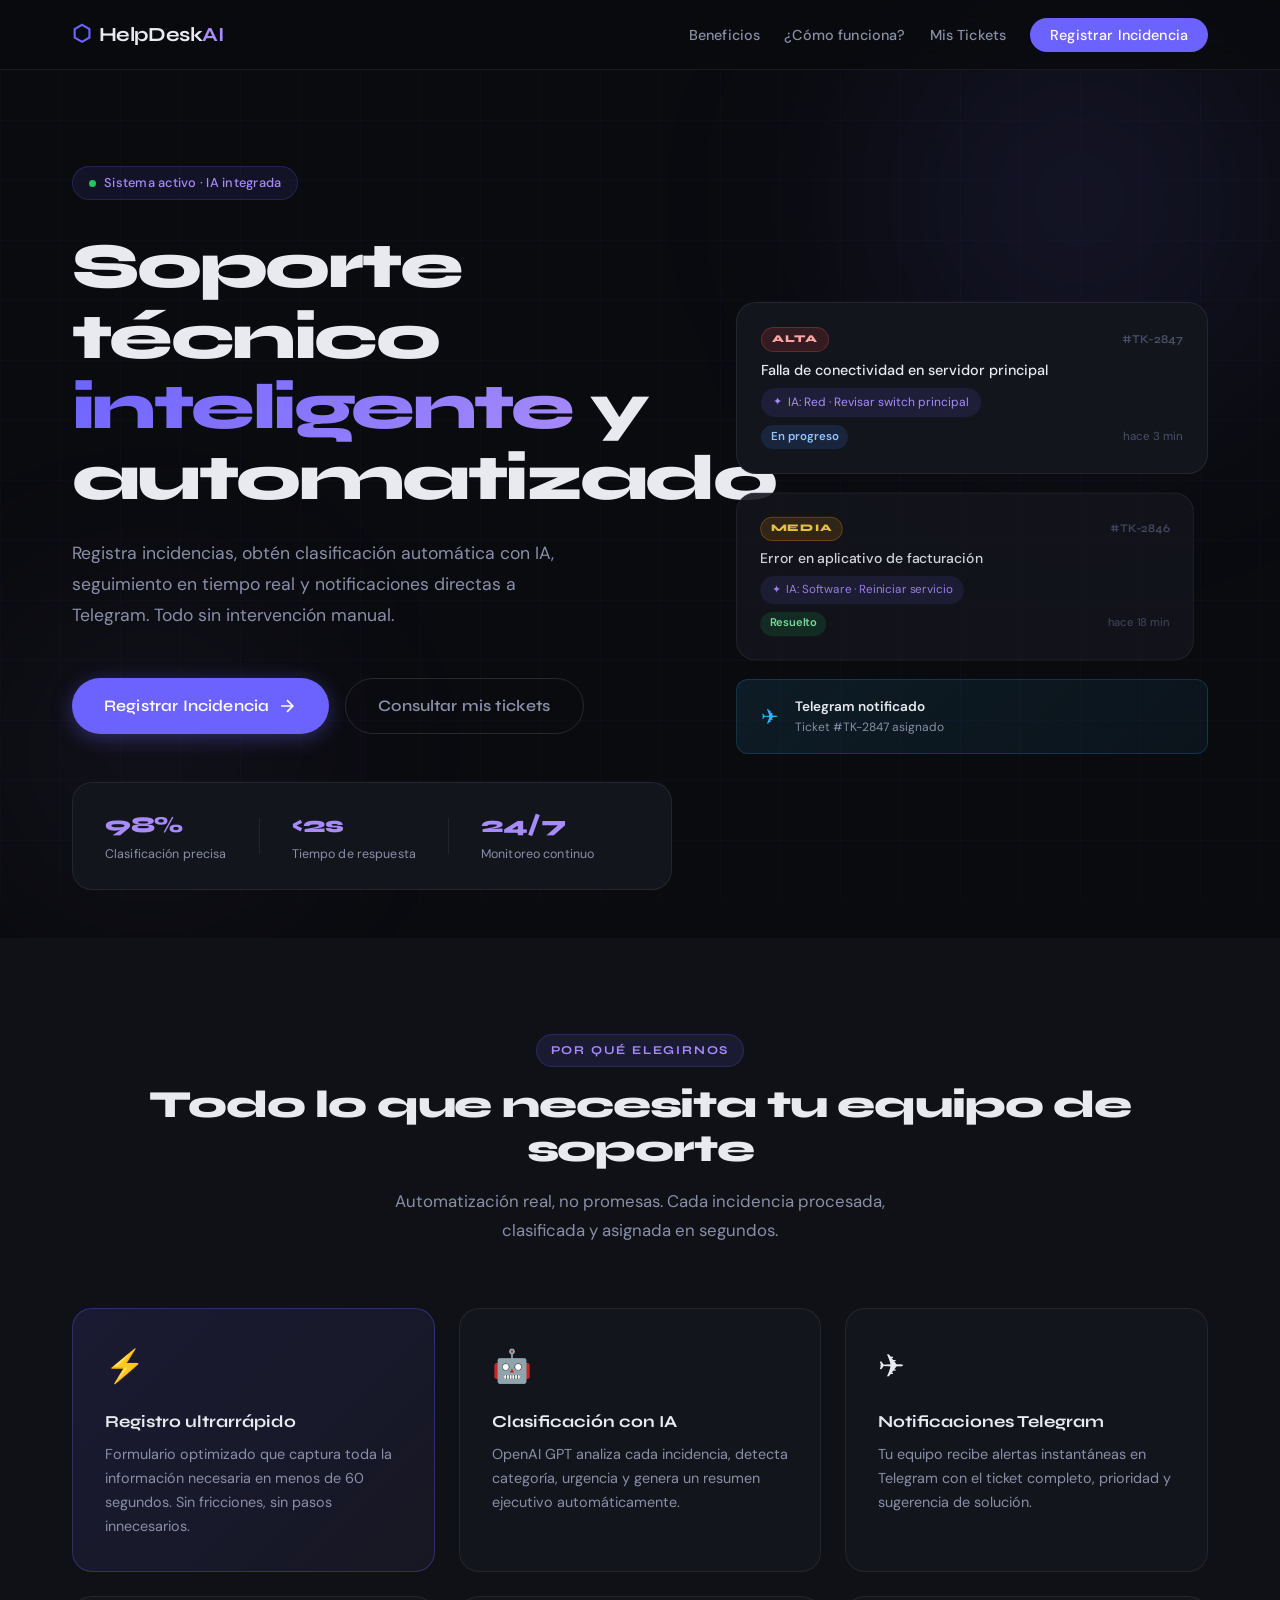
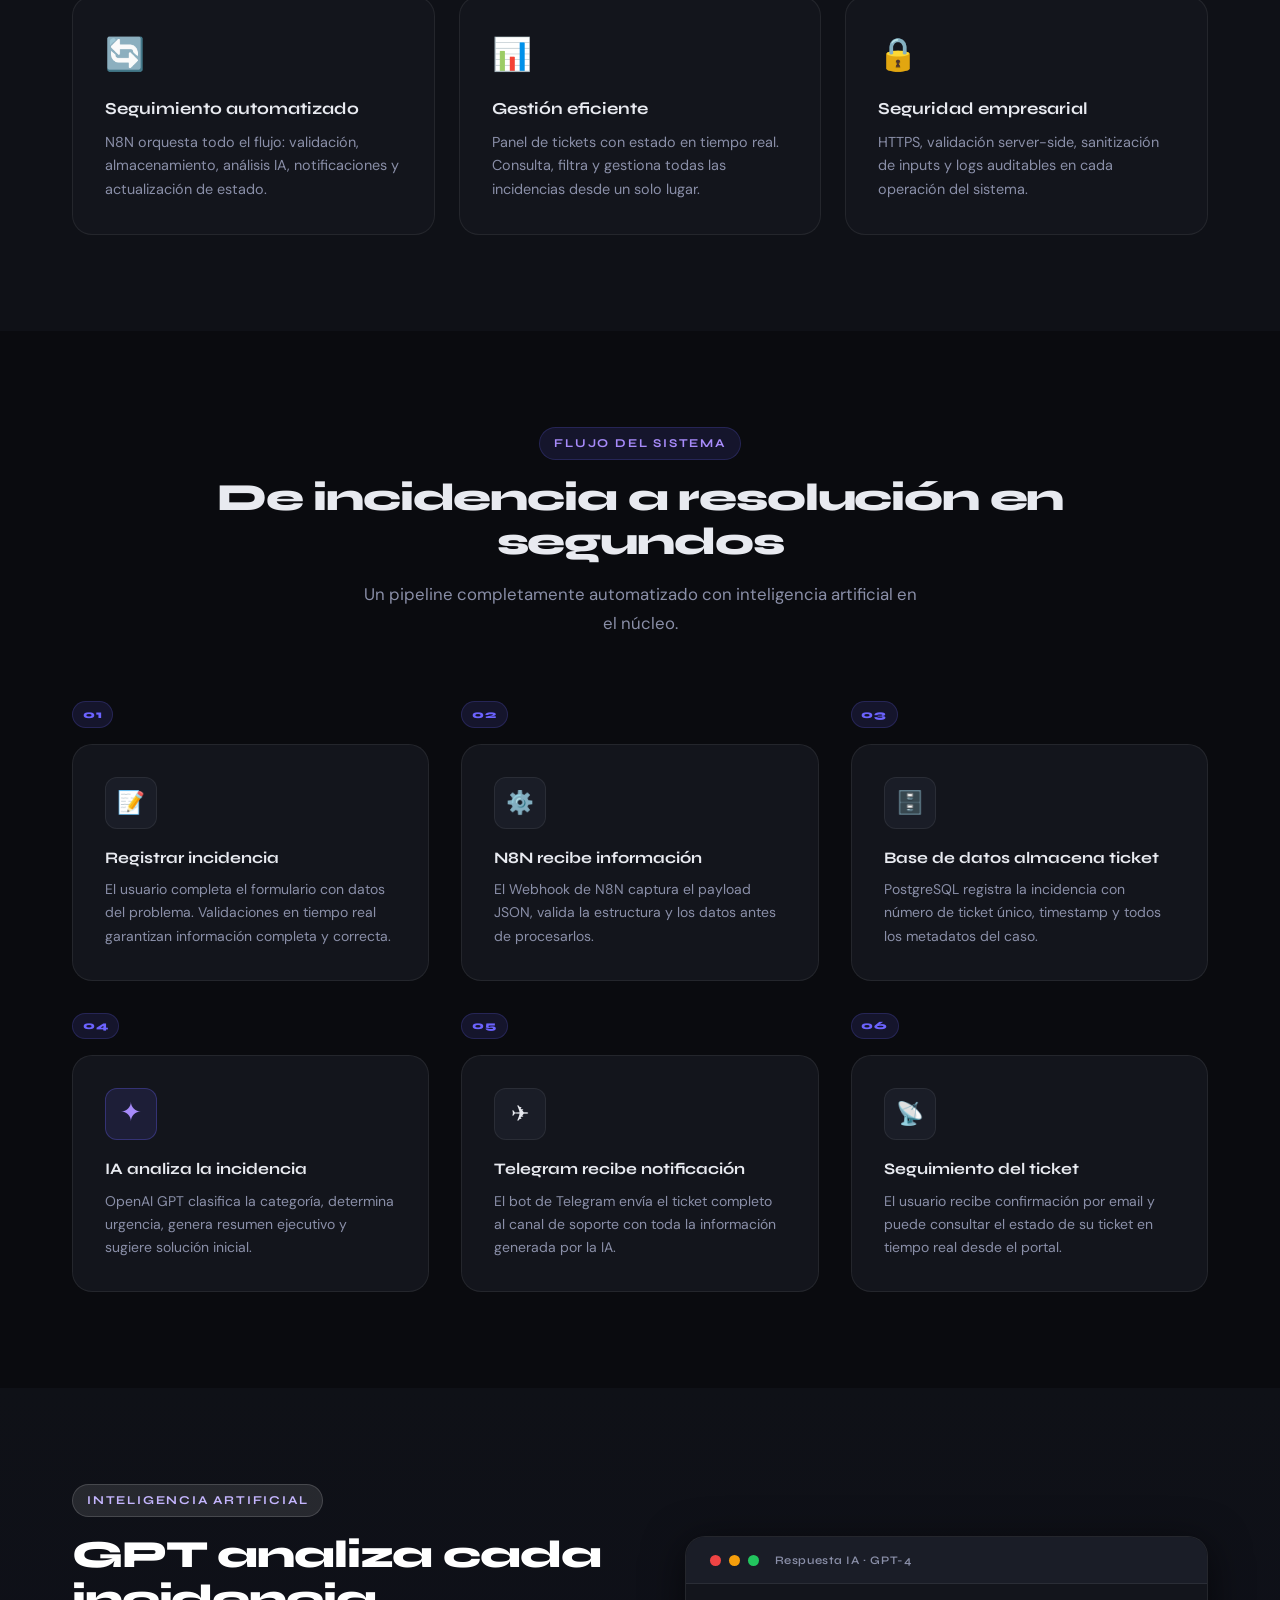
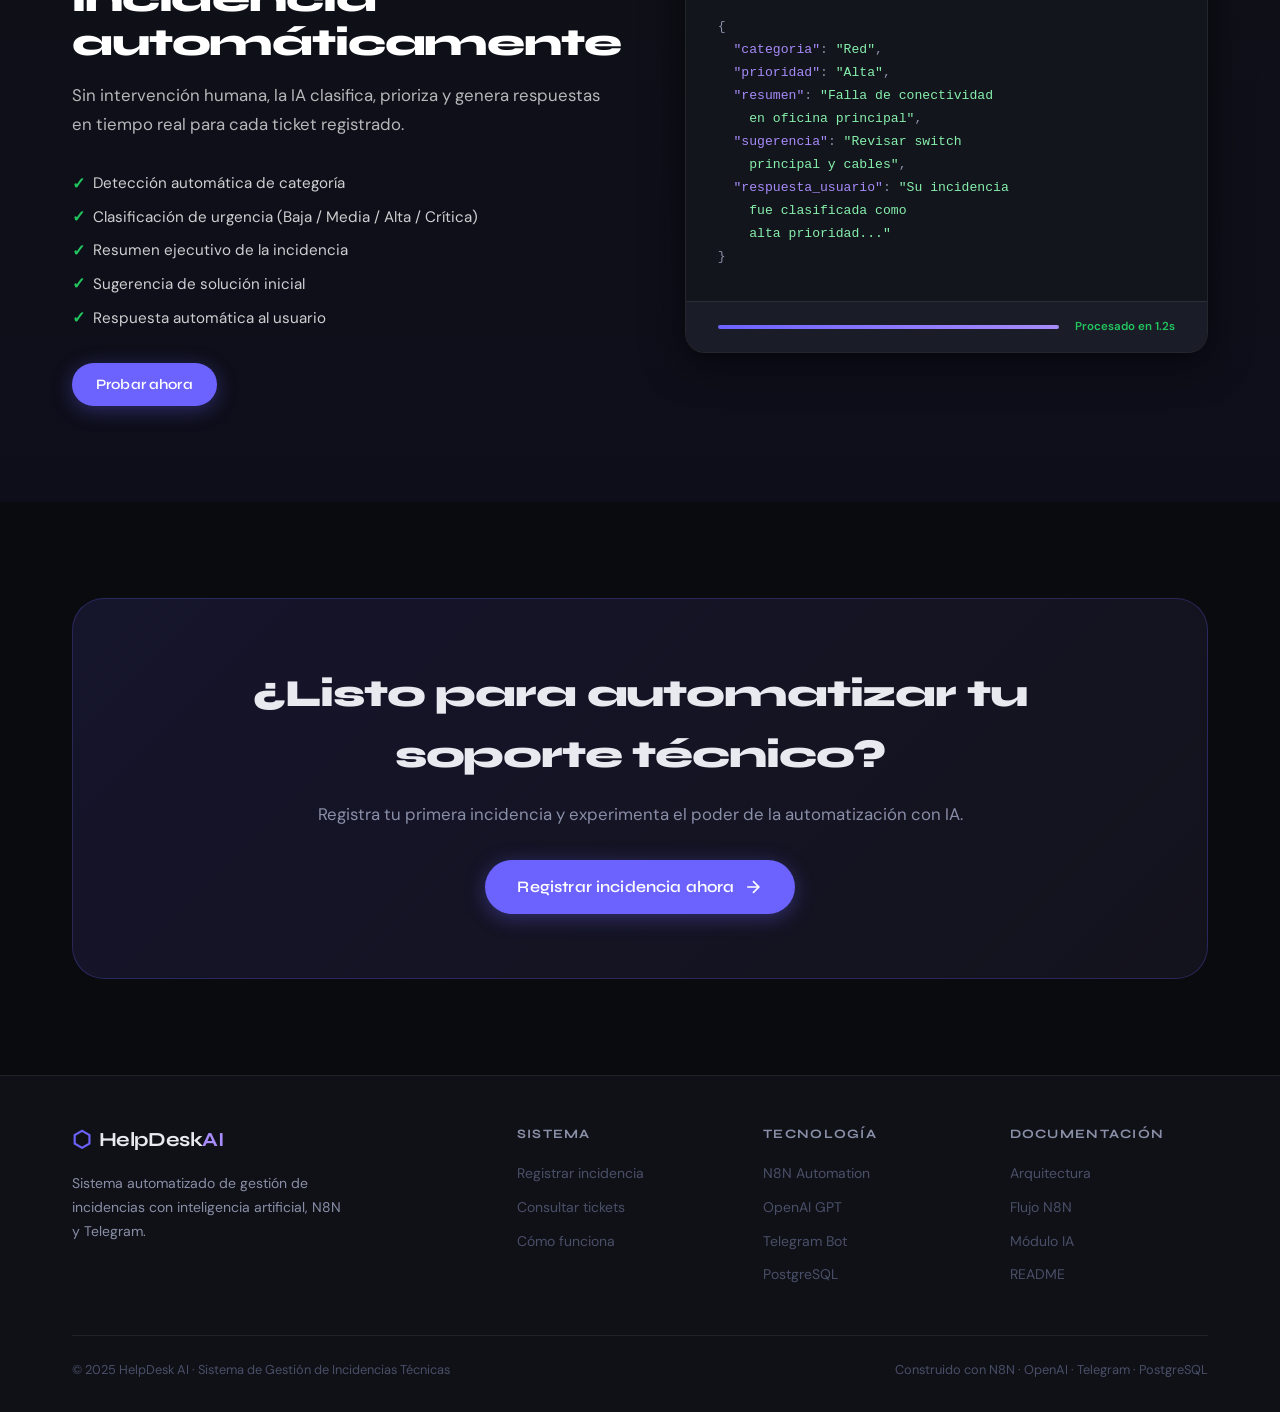
<file: index.html>
<!DOCTYPE html>
<html lang="es">
<head>
  <meta charset="UTF-8" />
  <meta name="viewport" content="width=device-width, initial-scale=1.0" />
  <title>HelpDesk AI — Sistema de Gestión de Incidencias</title>
  <meta name="description" content="Sistema automatizado de soporte técnico con inteligencia artificial, N8N y Telegram." />
  <link rel="preconnect" href="https://fonts.googleapis.com" />
  <link rel="preconnect" href="https://fonts.gstatic.com" crossorigin />
  <link href="https://fonts.googleapis.com/css2?family=Syne:wght@400;600;700;800&family=DM+Sans:ital,opsz,wght@0,9..40,300;0,9..40,400;0,9..40,500;1,9..40,300&display=swap" rel="stylesheet" />
  <link rel="stylesheet" href="css/styles.css" />
</head>
<body>

  <!-- ===== NAVBAR ===== -->
  <nav class="navbar" id="navbar">
    <div class="nav-container">
      <a href="index.html" class="nav-logo">
        <span class="logo-icon">⬡</span>
        <span class="logo-text">HelpDesk<span class="logo-accent">AI</span></span>
      </a>
      <ul class="nav-links">
        <li><a href="#beneficios">Beneficios</a></li>
        <li><a href="#funcionamiento">¿Cómo funciona?</a></li>
        <li><a href="tickets.html">Mis Tickets</a></li>
        <li><a href="form.html" class="nav-cta">Registrar Incidencia</a></li>
      </ul>
      <button class="nav-hamburger" id="hamburger" aria-label="Menú">
        <span></span><span></span><span></span>
      </button>
    </div>
  </nav>

  <!-- ===== HERO ===== -->
  <section class="hero">
    <div class="hero-bg-grid"></div>
    <div class="hero-orb hero-orb--1"></div>
    <div class="hero-orb hero-orb--2"></div>
    <div class="hero-content">
      <div class="hero-badge">
        <span class="badge-dot"></span>
        Sistema activo · IA integrada
      </div>
      <h1 class="hero-title">
        Soporte técnico<br />
        <em>inteligente</em> y automatizado
      </h1>
      <p class="hero-subtitle">
        Registra incidencias, obtén clasificación automática con IA, seguimiento
        en tiempo real y notificaciones directas a Telegram. Todo sin intervención manual.
      </p>
      <div class="hero-actions">
        <a href="form.html" class="btn btn--primary btn--lg">
          <span>Registrar Incidencia</span>
          <svg width="20" height="20" fill="none" stroke="currentColor" stroke-width="2" viewBox="0 0 24 24"><path d="M5 12h14M12 5l7 7-7 7"/></svg>
        </a>
        <a href="tickets.html" class="btn btn--ghost btn--lg">
          Consultar mis tickets
        </a>
      </div>
      <div class="hero-stats">
        <div class="stat">
          <span class="stat-num">98%</span>
          <span class="stat-label">Clasificación precisa</span>
        </div>
        <div class="stat-divider"></div>
        <div class="stat">
          <span class="stat-num">&lt;2s</span>
          <span class="stat-label">Tiempo de respuesta</span>
        </div>
        <div class="stat-divider"></div>
        <div class="stat">
          <span class="stat-num">24/7</span>
          <span class="stat-label">Monitoreo continuo</span>
        </div>
      </div>
    </div>
    <div class="hero-visual">
      <div class="ticket-card ticket-card--float">
        <div class="tc-header">
          <span class="tc-badge tc-badge--alta">ALTA</span>
          <span class="tc-id">#TK-2847</span>
        </div>
        <p class="tc-title">Falla de conectividad en servidor principal</p>
        <div class="tc-ai">
          <span class="tc-ai-icon">✦</span>
          <span>IA: Red · Revisar switch principal</span>
        </div>
        <div class="tc-footer">
          <span class="tc-status tc-status--open">En progreso</span>
          <span class="tc-time">hace 3 min</span>
        </div>
      </div>
      <div class="ticket-card ticket-card--float ticket-card--secondary">
        <div class="tc-header">
          <span class="tc-badge tc-badge--media">MEDIA</span>
          <span class="tc-id">#TK-2846</span>
        </div>
        <p class="tc-title">Error en aplicativo de facturación</p>
        <div class="tc-ai">
          <span class="tc-ai-icon">✦</span>
          <span>IA: Software · Reiniciar servicio</span>
        </div>
        <div class="tc-footer">
          <span class="tc-status tc-status--resolved">Resuelto</span>
          <span class="tc-time">hace 18 min</span>
        </div>
      </div>
      <div class="telegram-notif">
        <span class="tg-icon">✈</span>
        <div>
          <p class="tg-title">Telegram notificado</p>
          <p class="tg-sub">Ticket #TK-2847 asignado</p>
        </div>
      </div>
    </div>
  </section>

  <!-- ===== BENEFICIOS ===== -->
  <section class="benefits" id="beneficios">
    <div class="container">
      <div class="section-header">
        <span class="section-tag">Por qué elegirnos</span>
        <h2 class="section-title">Todo lo que necesita tu equipo de soporte</h2>
        <p class="section-sub">Automatización real, no promesas. Cada incidencia procesada, clasificada y asignada en segundos.</p>
      </div>
      <div class="benefits-grid">
        <div class="benefit-card benefit-card--featured">
          <div class="benefit-icon">⚡</div>
          <h3>Registro ultrarrápido</h3>
          <p>Formulario optimizado que captura toda la información necesaria en menos de 60 segundos. Sin fricciones, sin pasos innecesarios.</p>
        </div>
        <div class="benefit-card">
          <div class="benefit-icon">🤖</div>
          <h3>Clasificación con IA</h3>
          <p>OpenAI GPT analiza cada incidencia, detecta categoría, urgencia y genera un resumen ejecutivo automáticamente.</p>
        </div>
        <div class="benefit-card">
          <div class="benefit-icon">✈</div>
          <h3>Notificaciones Telegram</h3>
          <p>Tu equipo recibe alertas instantáneas en Telegram con el ticket completo, prioridad y sugerencia de solución.</p>
        </div>
        <div class="benefit-card">
          <div class="benefit-icon">🔄</div>
          <h3>Seguimiento automatizado</h3>
          <p>N8N orquesta todo el flujo: validación, almacenamiento, análisis IA, notificaciones y actualización de estado.</p>
        </div>
        <div class="benefit-card">
          <div class="benefit-icon">📊</div>
          <h3>Gestión eficiente</h3>
          <p>Panel de tickets con estado en tiempo real. Consulta, filtra y gestiona todas las incidencias desde un solo lugar.</p>
        </div>
        <div class="benefit-card">
          <div class="benefit-icon">🔒</div>
          <h3>Seguridad empresarial</h3>
          <p>HTTPS, validación server-side, sanitización de inputs y logs auditables en cada operación del sistema.</p>
        </div>
      </div>
    </div>
  </section>

  <!-- ===== FUNCIONAMIENTO ===== -->
  <section class="how-it-works" id="funcionamiento">
    <div class="container">
      <div class="section-header">
        <span class="section-tag">Flujo del sistema</span>
        <h2 class="section-title">De incidencia a resolución en segundos</h2>
        <p class="section-sub">Un pipeline completamente automatizado con inteligencia artificial en el núcleo.</p>
      </div>
      <div class="steps-track">
        <div class="step">
          <div class="step-number">01</div>
          <div class="step-content">
            <div class="step-icon-wrap">
              <span class="step-icon">📝</span>
            </div>
            <h3 class="step-title">Registrar incidencia</h3>
            <p class="step-desc">El usuario completa el formulario con datos del problema. Validaciones en tiempo real garantizan información completa y correcta.</p>
          </div>
          <div class="step-connector"></div>
        </div>
        <div class="step">
          <div class="step-number">02</div>
          <div class="step-content">
            <div class="step-icon-wrap">
              <span class="step-icon">⚙️</span>
            </div>
            <h3 class="step-title">N8N recibe información</h3>
            <p class="step-desc">El Webhook de N8N captura el payload JSON, valida la estructura y los datos antes de procesarlos.</p>
          </div>
          <div class="step-connector"></div>
        </div>
        <div class="step">
          <div class="step-number">03</div>
          <div class="step-content">
            <div class="step-icon-wrap">
              <span class="step-icon">🗄️</span>
            </div>
            <h3 class="step-title">Base de datos almacena ticket</h3>
            <p class="step-desc">PostgreSQL registra la incidencia con número de ticket único, timestamp y todos los metadatos del caso.</p>
          </div>
          <div class="step-connector"></div>
        </div>
        <div class="step">
          <div class="step-number">04</div>
          <div class="step-content">
            <div class="step-icon-wrap step-icon-wrap--ai">
              <span class="step-icon">✦</span>
            </div>
            <h3 class="step-title">IA analiza la incidencia</h3>
            <p class="step-desc">OpenAI GPT clasifica la categoría, determina urgencia, genera resumen ejecutivo y sugiere solución inicial.</p>
          </div>
          <div class="step-connector"></div>
        </div>
        <div class="step">
          <div class="step-number">05</div>
          <div class="step-content">
            <div class="step-icon-wrap">
              <span class="step-icon">✈</span>
            </div>
            <h3 class="step-title">Telegram recibe notificación</h3>
            <p class="step-desc">El bot de Telegram envía el ticket completo al canal de soporte con toda la información generada por la IA.</p>
          </div>
          <div class="step-connector"></div>
        </div>
        <div class="step">
          <div class="step-number">06</div>
          <div class="step-content">
            <div class="step-icon-wrap">
              <span class="step-icon">📡</span>
            </div>
            <h3 class="step-title">Seguimiento del ticket</h3>
            <p class="step-desc">El usuario recibe confirmación por email y puede consultar el estado de su ticket en tiempo real desde el portal.</p>
          </div>
        </div>
      </div>
    </div>
  </section>

  <!-- ===== IA SECTION ===== -->
  <section class="ai-section">
    <div class="container">
      <div class="ai-inner">
        <div class="ai-text">
          <span class="section-tag section-tag--light">Inteligencia Artificial</span>
          <h2 class="section-title section-title--light">GPT analiza cada incidencia automáticamente</h2>
          <p class="section-sub section-sub--light">Sin intervención humana, la IA clasifica, prioriza y genera respuestas en tiempo real para cada ticket registrado.</p>
          <ul class="ai-features">
            <li><span class="ai-check">✓</span> Detección automática de categoría</li>
            <li><span class="ai-check">✓</span> Clasificación de urgencia (Baja / Media / Alta / Crítica)</li>
            <li><span class="ai-check">✓</span> Resumen ejecutivo de la incidencia</li>
            <li><span class="ai-check">✓</span> Sugerencia de solución inicial</li>
            <li><span class="ai-check">✓</span> Respuesta automática al usuario</li>
          </ul>
          <a href="form.html" class="btn btn--primary">Probar ahora</a>
        </div>
        <div class="ai-output">
          <div class="ai-output-header">
            <span class="ao-dot ao-dot--red"></span>
            <span class="ao-dot ao-dot--yellow"></span>
            <span class="ao-dot ao-dot--green"></span>
            <span class="ao-title">Respuesta IA · GPT-4</span>
          </div>
          <pre class="ai-code"><span class="code-brace">{</span>
  <span class="code-key">"categoria"</span>: <span class="code-str">"Red"</span>,
  <span class="code-key">"prioridad"</span>: <span class="code-str">"Alta"</span>,
  <span class="code-key">"resumen"</span>: <span class="code-str">"Falla de conectividad
    en oficina principal"</span>,
  <span class="code-key">"sugerencia"</span>: <span class="code-str">"Revisar switch
    principal y cables"</span>,
  <span class="code-key">"respuesta_usuario"</span>: <span class="code-str">"Su incidencia
    fue clasificada como
    alta prioridad..."</span>
<span class="code-brace">}</span></pre>
          <div class="ai-processing">
            <div class="proc-bar">
              <div class="proc-fill"></div>
            </div>
            <span class="proc-label">Procesado en 1.2s</span>
          </div>
        </div>
      </div>
    </div>
  </section>

  <!-- ===== CTA ===== -->
  <section class="cta-section">
    <div class="container">
      <div class="cta-inner">
        <h2 class="cta-title">¿Listo para automatizar tu soporte técnico?</h2>
        <p class="cta-sub">Registra tu primera incidencia y experimenta el poder de la automatización con IA.</p>
        <a href="form.html" class="btn btn--primary btn--lg">
          Registrar incidencia ahora
          <svg width="20" height="20" fill="none" stroke="currentColor" stroke-width="2" viewBox="0 0 24 24"><path d="M5 12h14M12 5l7 7-7 7"/></svg>
        </a>
      </div>
    </div>
  </section>

  <!-- ===== FOOTER ===== -->
  <footer class="footer">
    <div class="container">
      <div class="footer-grid">
        <div class="footer-brand">
          <a href="index.html" class="nav-logo">
            <span class="logo-icon">⬡</span>
            <span class="logo-text">HelpDesk<span class="logo-accent">AI</span></span>
          </a>
          <p class="footer-desc">Sistema automatizado de gestión de incidencias con inteligencia artificial, N8N y Telegram.</p>
        </div>
        <div class="footer-links">
          <h4>Sistema</h4>
          <ul>
            <li><a href="form.html">Registrar incidencia</a></li>
            <li><a href="tickets.html">Consultar tickets</a></li>
            <li><a href="#funcionamiento">Cómo funciona</a></li>
          </ul>
        </div>
        <div class="footer-links">
          <h4>Tecnología</h4>
          <ul>
            <li><a href="#">N8N Automation</a></li>
            <li><a href="#">OpenAI GPT</a></li>
            <li><a href="#">Telegram Bot</a></li>
            <li><a href="#">PostgreSQL</a></li>
          </ul>
        </div>
        <div class="footer-links">
          <h4>Documentación</h4>
          <ul>
            <li><a href="docs/arquitectura.md">Arquitectura</a></li>
            <li><a href="docs/flujo-n8n.md">Flujo N8N</a></li>
            <li><a href="docs/ia.md">Módulo IA</a></li>
            <li><a href="README.md">README</a></li>
          </ul>
        </div>
      </div>
      <div class="footer-bottom">
        <p>© 2025 HelpDesk AI · Sistema de Gestión de Incidencias Técnicas</p>
        <p>Construido con N8N · OpenAI · Telegram · PostgreSQL</p>
      </div>
    </div>
  </footer>

  <script src="js/app.js"></script>
</body>
</html>
</file>
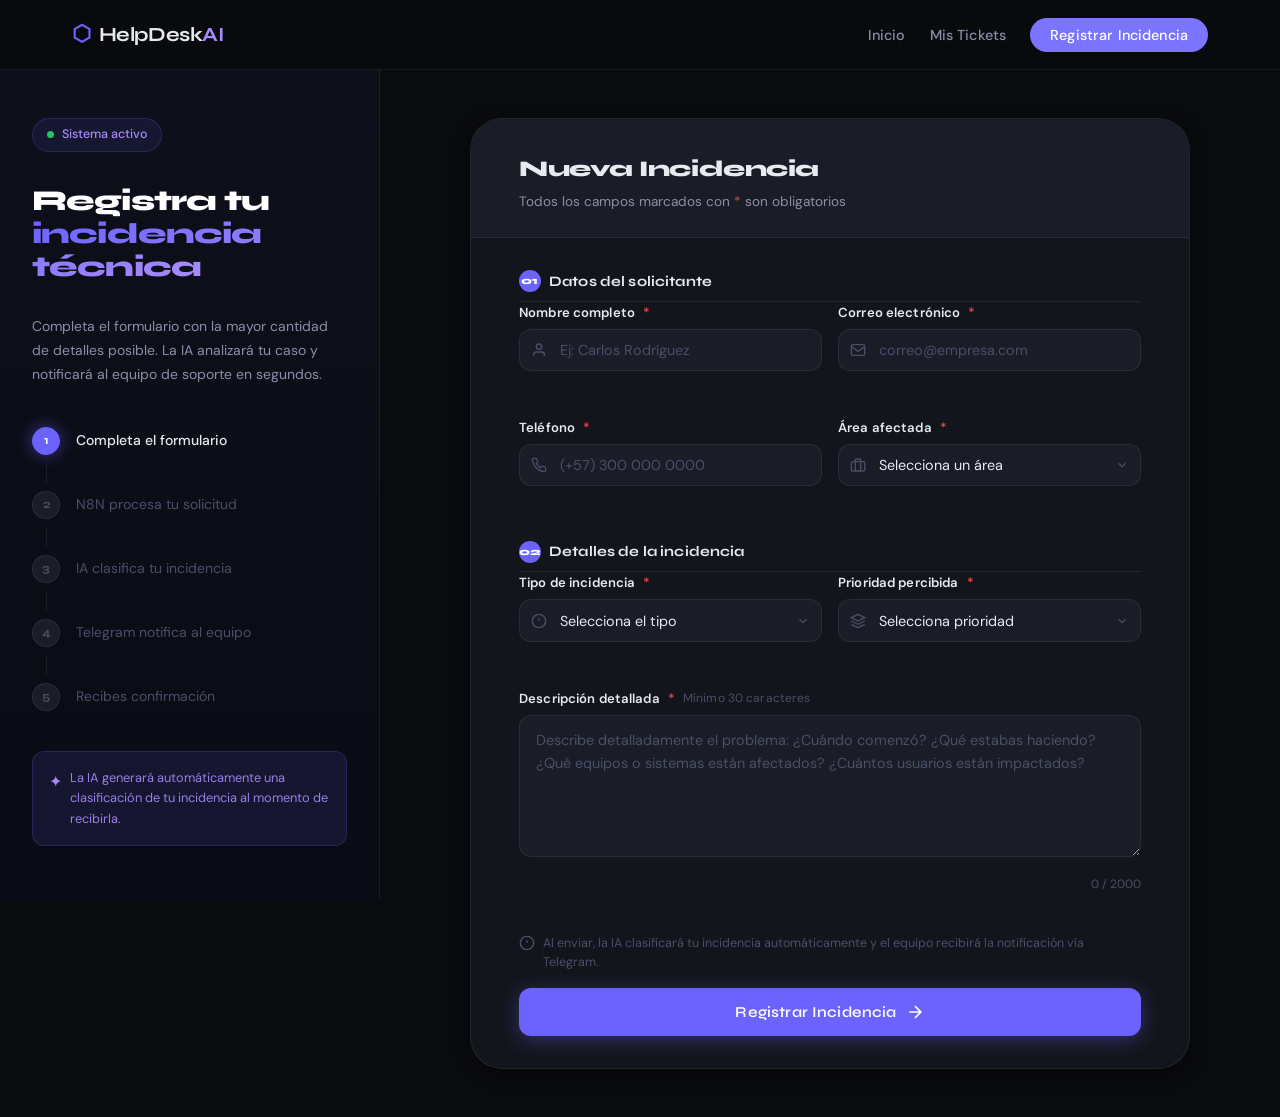
<file: form.html>
<!DOCTYPE html>
<html lang="es">
<head>
  <meta charset="UTF-8" />
  <meta name="viewport" content="width=device-width, initial-scale=1.0" />
  <title>Registrar Incidencia — HelpDesk AI</title>
  <link rel="preconnect" href="https://fonts.googleapis.com" />
  <link rel="preconnect" href="https://fonts.gstatic.com" crossorigin />
  <link href="https://fonts.googleapis.com/css2?family=Syne:wght@400;600;700;800&family=DM+Sans:ital,opsz,wght@0,9..40,300;0,9..40,400;0,9..40,500;1,9..40,300&display=swap" rel="stylesheet" />
  <link rel="stylesheet" href="css/styles.css" />
  <link rel="stylesheet" href="css/form.css" />
</head>
<body class="form-page">

  <!-- ===== NAVBAR ===== -->
  <nav class="navbar navbar--dark" id="navbar">
    <div class="nav-container">
      <a href="index.html" class="nav-logo">
        <span class="logo-icon">⬡</span>
        <span class="logo-text">HelpDesk<span class="logo-accent">AI</span></span>
      </a>
      <ul class="nav-links">
        <li><a href="index.html">Inicio</a></li>
        <li><a href="tickets.html">Mis Tickets</a></li>
        <li><a href="form.html" class="nav-cta nav-cta--active">Registrar Incidencia</a></li>
      </ul>
      <button class="nav-hamburger" id="hamburger" aria-label="Menú">
        <span></span><span></span><span></span>
      </button>
    </div>
  </nav>

  <!-- ===== FORM SECTION ===== -->
  <main class="form-main">
    <div class="form-layout">

      <!-- Sidebar Info -->
      <aside class="form-sidebar">
        <div class="sidebar-content">
          <div class="sidebar-badge">
            <span class="badge-dot"></span> Sistema activo
          </div>
          <h1 class="sidebar-title">Registra tu<br /><em>incidencia técnica</em></h1>
          <p class="sidebar-desc">Completa el formulario con la mayor cantidad de detalles posible. La IA analizará tu caso y notificará al equipo de soporte en segundos.</p>
          <div class="sidebar-steps">
            <div class="ss-step ss-step--active step-item active">
              <div class="ss-dot">1</div>
              <span>Completa el formulario</span>
            </div>
            <div class="ss-line"></div>
            <div class="ss-step step-item">
              <div class="ss-dot">2</div>
              <span>N8N procesa tu solicitud</span>
            </div>
            <div class="ss-line"></div>
            <div class="ss-step step-item">
              <div class="ss-dot">3</div>
              <span>IA clasifica tu incidencia</span>
            </div>
            <div class="ss-line"></div>
            <div class="ss-step step-item">
              <div class="ss-dot">4</div>
              <span>Telegram notifica al equipo</span>
            </div>
            <div class="ss-line"></div>
            <div class="ss-step step-item">
              <div class="ss-dot">5</div>
              <span>Recibes confirmación</span>
            </div>
          </div>
          <div class="sidebar-note">
            <span class="note-icon">✦</span>
            <p>La IA generará automáticamente una clasificación de tu incidencia al momento de recibirla.</p>
          </div>
        </div>
      </aside>

      <!-- Form -->
      <div class="form-wrapper">
        <div class="form-card">
          <div class="form-card-header">
            <h2>Nueva Incidencia</h2>
            <p>Todos los campos marcados con <span class="required-mark">*</span> son obligatorios</p>
          </div>

          <!-- ID corregido: incident-form (coincide con form-compiled.js) -->
          <form id="incident-form" class="incidencia-form" novalidate>

            <!-- Sección 1: Datos Personales -->
            <fieldset class="form-section">
              <legend class="form-section-title">
                <span class="fs-number">01</span>
                Datos del solicitante
              </legend>

              <div class="form-row form-row--2">
                <div class="form-group" id="fg-nombre">
                  <label for="nombre" class="form-label">Nombre completo <span class="required-mark">*</span></label>
                  <div class="input-wrap">
                    <span class="input-icon">
                      <svg width="16" height="16" fill="none" stroke="currentColor" stroke-width="2" viewBox="0 0 24 24"><path d="M20 21v-2a4 4 0 0 0-4-4H8a4 4 0 0 0-4 4v2"/><circle cx="12" cy="7" r="4"/></svg>
                    </span>
                    <input
                      type="text"
                      id="nombre"
                      name="nombre"
                      class="form-input"
                      placeholder="Ej: Carlos Rodríguez"
                      autocomplete="name"
                      required
                      minlength="3"
                      maxlength="100"
                    />
                  </div>
                  <!-- ID corregido: nombre-error (coincide con form-compiled.js: `${fieldId}-error`) -->
                  <span class="form-error" id="nombre-error"></span>
                </div>

                <div class="form-group" id="fg-correo">
                  <label for="correo" class="form-label">Correo electrónico <span class="required-mark">*</span></label>
                  <div class="input-wrap">
                    <span class="input-icon">
                      <svg width="16" height="16" fill="none" stroke="currentColor" stroke-width="2" viewBox="0 0 24 24"><rect x="2" y="4" width="20" height="16" rx="2"/><path d="m22 7-10 7L2 7"/></svg>
                    </span>
                    <input
                      type="email"
                      id="correo"
                      name="correo"
                      class="form-input"
                      placeholder="correo@empresa.com"
                      autocomplete="email"
                      required
                    />
                  </div>
                  <span class="form-error" id="correo-error"></span>
                </div>
              </div>

              <div class="form-row form-row--2">
                <div class="form-group" id="fg-telefono">
                  <label for="telefono" class="form-label">Teléfono <span class="required-mark">*</span></label>
                  <div class="input-wrap">
                    <span class="input-icon">
                      <svg width="16" height="16" fill="none" stroke="currentColor" stroke-width="2" viewBox="0 0 24 24"><path d="M22 16.92v3a2 2 0 0 1-2.18 2 19.79 19.79 0 0 1-8.63-3.07 19.5 19.5 0 0 1-6-6 19.79 19.79 0 0 1-3.07-8.67A2 2 0 0 1 4.11 2h3a2 2 0 0 1 2 1.72c.127.96.361 1.903.7 2.81a2 2 0 0 1-.45 2.11L8.09 9.91a16 16 0 0 0 6 6l1.27-1.27a2 2 0 0 1 2.11-.45c.907.339 1.85.573 2.81.7A2 2 0 0 1 22 16.92z"/></svg>
                    </span>
                    <input
                      type="tel"
                      id="telefono"
                      name="telefono"
                      class="form-input"
                      placeholder="(+57) 300 000 0000"
                      autocomplete="tel"
                      required
                    />
                  </div>
                  <span class="form-error" id="telefono-error"></span>
                </div>

                <div class="form-group" id="fg-area">
                  <label for="area" class="form-label">Área afectada <span class="required-mark">*</span></label>
                  <div class="input-wrap">
                    <span class="input-icon">
                      <svg width="16" height="16" fill="none" stroke="currentColor" stroke-width="2" viewBox="0 0 24 24"><rect x="2" y="7" width="20" height="14" rx="2"/><path d="M16 21V5a2 2 0 0 0-2-2h-4a2 2 0 0 0-2 2v16"/></svg>
                    </span>
                    <select id="area" name="area" class="form-input form-select" required>
                      <option value="" disabled selected>Selecciona un área</option>
                      <option value="Sistemas">Sistemas / TI</option>
                      <option value="Administracion">Administración</option>
                      <option value="Contabilidad">Contabilidad</option>
                      <option value="Ventas">Ventas</option>
                      <option value="Recursos Humanos">Recursos Humanos</option>
                      <option value="Produccion">Producción</option>
                      <option value="Logistica">Logística</option>
                      <option value="Gerencia">Gerencia</option>
                      <option value="Otro">Otro</option>
                    </select>
                    <span class="select-arrow">
                      <svg width="14" height="14" fill="none" stroke="currentColor" stroke-width="2" viewBox="0 0 24 24"><path d="m6 9 6 6 6-6"/></svg>
                    </span>
                  </div>
                  <span class="form-error" id="area-error"></span>
                </div>
              </div>
            </fieldset>

            <!-- Sección 2: Detalles de la Incidencia -->
            <fieldset class="form-section">
              <legend class="form-section-title">
                <span class="fs-number">02</span>
                Detalles de la incidencia
              </legend>

              <div class="form-row form-row--2">
                <div class="form-group" id="fg-incidencia">
                  <label for="incidencia" class="form-label">Tipo de incidencia <span class="required-mark">*</span></label>
                  <div class="input-wrap">
                    <span class="input-icon">
                      <svg width="16" height="16" fill="none" stroke="currentColor" stroke-width="2" viewBox="0 0 24 24"><circle cx="12" cy="12" r="10"/><path d="M12 8v4M12 16h.01"/></svg>
                    </span>
                    <select id="incidencia" name="incidencia" class="form-input form-select" required>
                      <option value="" disabled selected>Selecciona el tipo</option>
                      <option value="Hardware">Hardware (equipos físicos)</option>
                      <option value="Software">Software (aplicaciones)</option>
                      <option value="Red">Red / Conectividad</option>
                      <option value="Seguridad">Seguridad informática</option>
                      <option value="Email">Correo electrónico</option>
                      <option value="Impresoras">Impresoras / Periféricos</option>
                      <option value="Telefonia">Telefonía / VoIP</option>
                      <option value="Accesos">Accesos / Permisos</option>
                      <option value="Base de Datos">Base de Datos</option>
                      <option value="Otro">Otro</option>
                    </select>
                    <span class="select-arrow">
                      <svg width="14" height="14" fill="none" stroke="currentColor" stroke-width="2" viewBox="0 0 24 24"><path d="m6 9 6 6 6-6"/></svg>
                    </span>
                  </div>
                  <span class="form-error" id="incidencia-error"></span>
                </div>

                <div class="form-group" id="fg-prioridad">
                  <label for="prioridad" class="form-label">Prioridad percibida <span class="required-mark">*</span></label>
                  <div class="input-wrap">
                    <span class="input-icon">
                      <svg width="16" height="16" fill="none" stroke="currentColor" stroke-width="2" viewBox="0 0 24 24"><path d="M12 2L2 7l10 5 10-5-10-5zM2 17l10 5 10-5M2 12l10 5 10-5"/></svg>
                    </span>
                    <select id="prioridad" name="prioridad" class="form-input form-select" required>
                      <option value="" disabled selected>Selecciona prioridad</option>
                      <option value="Baja">🟢 Baja — No urgente</option>
                      <option value="Media">🟡 Media — Moderada</option>
                      <option value="Alta">🔴 Alta — Urgente</option>
                      <option value="Critica">⛔ Crítica — Sistema caído</option>
                    </select>
                    <span class="select-arrow">
                      <svg width="14" height="14" fill="none" stroke="currentColor" stroke-width="2" viewBox="0 0 24 24"><path d="m6 9 6 6 6-6"/></svg>
                    </span>
                  </div>
                  <span class="form-error" id="prioridad-error"></span>
                </div>
              </div>

              <div class="form-group form-group--full" id="fg-descripcion">
                <label for="descripcion" class="form-label">
                  Descripción detallada <span class="required-mark">*</span>
                  <span class="label-hint">Mínimo 30 caracteres</span>
                </label>
                <div class="textarea-wrap">
                  <textarea
                    id="descripcion"
                    name="descripcion"
                    class="form-input form-textarea"
                    placeholder="Describe detalladamente el problema: ¿Cuándo comenzó? ¿Qué estabas haciendo? ¿Qué equipos o sistemas están afectados? ¿Cuántos usuarios están impactados?"
                    required
                    minlength="30"
                    maxlength="2000"
                    rows="5"
                  ></textarea>
                </div>
                <div class="textarea-footer">
                  <span class="form-error" id="descripcion-error"></span>
                  <!-- ID corregido: char-count (coincide con form-compiled.js) -->
                  <span class="char-count" id="char-count">0 / 2000</span>
                </div>
              </div>
            </fieldset>

            <!-- Submit -->
            <div class="form-actions">
              <div class="form-disclaimer">
                <svg width="16" height="16" fill="none" stroke="currentColor" stroke-width="2" viewBox="0 0 24 24"><circle cx="12" cy="12" r="10"/><path d="M12 8v4M12 16h.01"/></svg>
                Al enviar, la IA clasificará tu incidencia automáticamente y el equipo recibirá la notificación vía Telegram.
              </div>
              <!-- ID corregido: submit-btn, btn-text, btn-loader (coinciden con form-compiled.js) -->
              <button type="submit" class="btn btn--primary btn--submit" id="submit-btn">
                <span id="btn-text">Registrar Incidencia</span>
                <span id="btn-loader" style="display:none;" class="btn-loading">
                  <span class="spinner"></span>
                  Procesando...
                </span>
                <svg class="btn-arrow" width="20" height="20" fill="none" stroke="currentColor" stroke-width="2" viewBox="0 0 24 24"><path d="M5 12h14M12 5l7 7-7 7"/></svg>
              </button>
            </div>

          </form>
        </div>
      </div>

    </div>
  </main>

  <script src="js/app.js"></script>
  <script src="js/api.js"></script>
  <script src="js/form-compiled.js"></script>
</body>
</html>
</file>
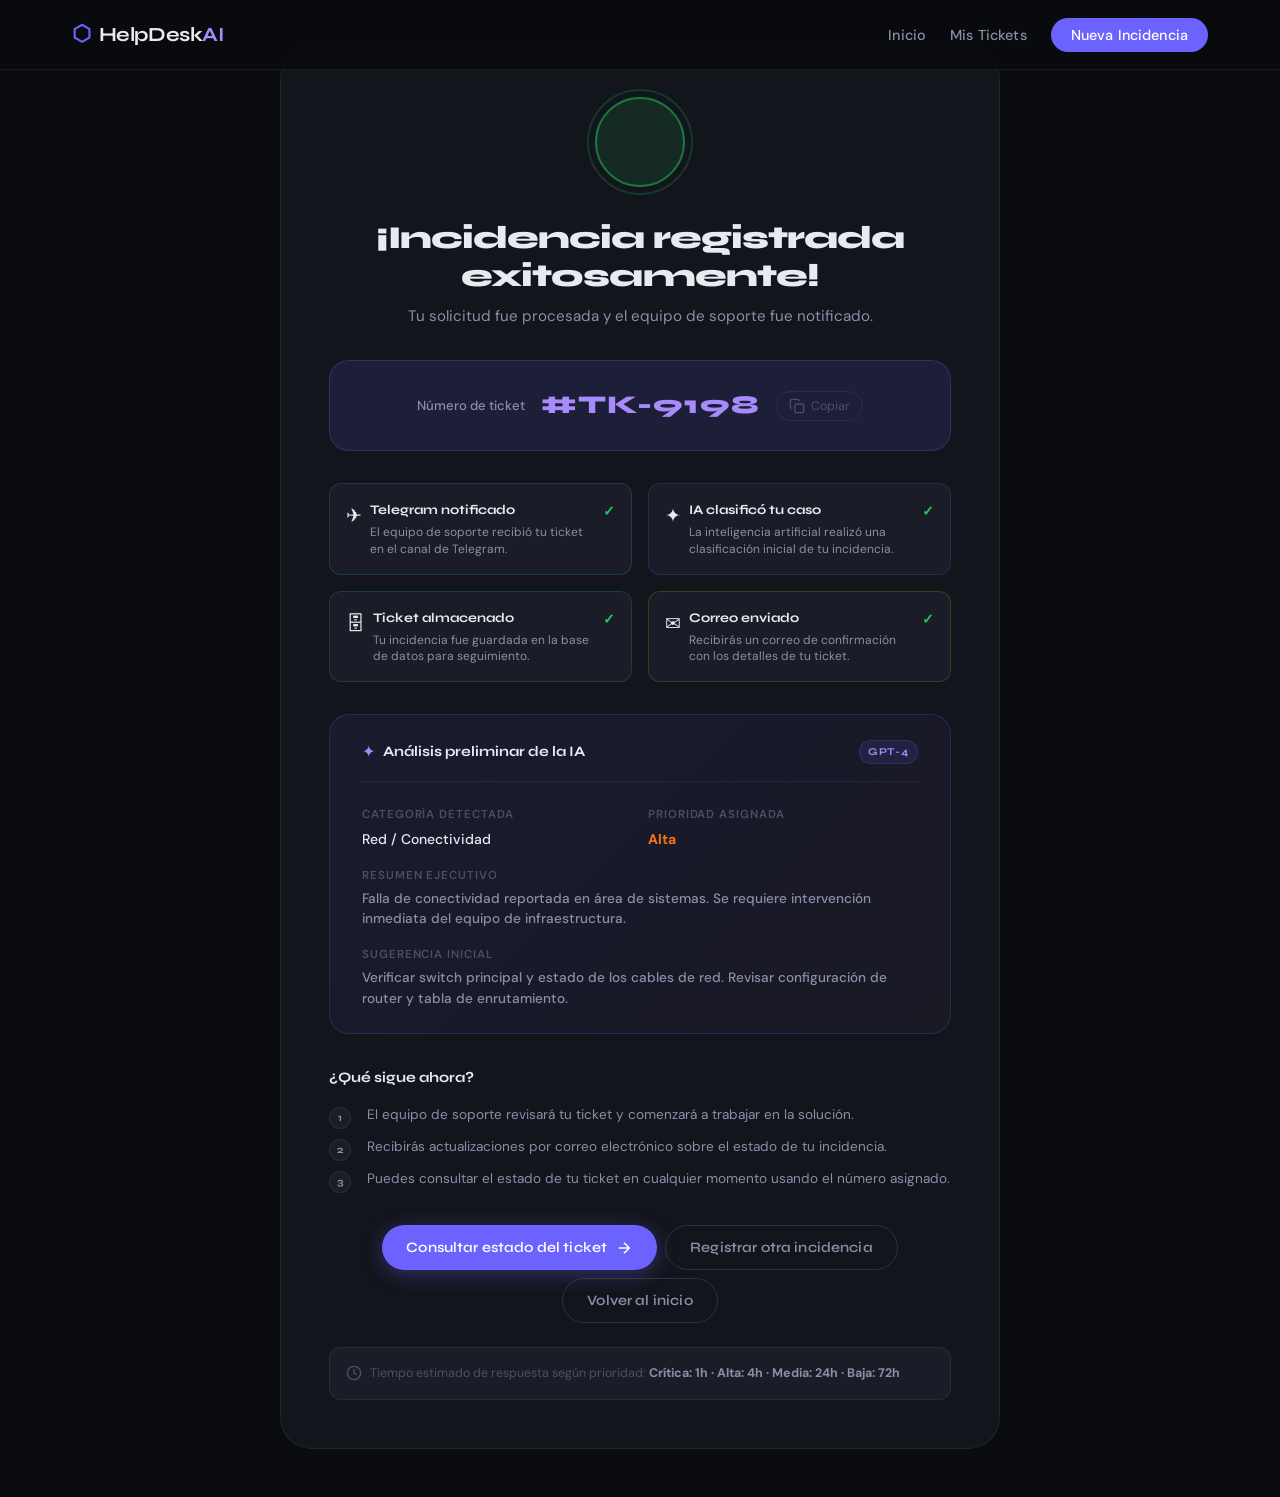
<file: success.html>
<!DOCTYPE html>
<html lang="es">
<head>
  <meta charset="UTF-8" />
  <meta name="viewport" content="width=device-width, initial-scale=1.0" />
  <title>Incidencia Registrada — HelpDesk AI</title>
  <link rel="preconnect" href="https://fonts.googleapis.com" />
  <link rel="preconnect" href="https://fonts.gstatic.com" crossorigin />
  <link href="https://fonts.googleapis.com/css2?family=Syne:wght@400;600;700;800&family=DM+Sans:ital,opsz,wght@0,9..40,300;0,9..40,400;0,9..40,500;1,9..40,300&display=swap" rel="stylesheet" />
  <link rel="stylesheet" href="css/styles.css" />
  <link rel="stylesheet" href="css/form.css" />
</head>
<body class="success-page">

  <!-- ===== NAVBAR ===== -->
  <nav class="navbar navbar--dark" id="navbar">
    <div class="nav-container">
      <a href="index.html" class="nav-logo">
        <span class="logo-icon">⬡</span>
        <span class="logo-text">HelpDesk<span class="logo-accent">AI</span></span>
      </a>
      <ul class="nav-links">
        <li><a href="index.html">Inicio</a></li>
        <li><a href="tickets.html">Mis Tickets</a></li>
        <li><a href="form.html" class="nav-cta">Nueva Incidencia</a></li>
      </ul>
    </div>
  </nav>

  <!-- ===== SUCCESS SECTION ===== -->
  <main class="success-main">
    <div class="success-container">

      <!-- Confetti particles (CSS animated) -->
      <div class="confetti-wrap" aria-hidden="true">
        <span class="confetti-piece"></span>
        <span class="confetti-piece"></span>
        <span class="confetti-piece"></span>
        <span class="confetti-piece"></span>
        <span class="confetti-piece"></span>
        <span class="confetti-piece"></span>
        <span class="confetti-piece"></span>
        <span class="confetti-piece"></span>
      </div>

      <div class="success-card">

        <!-- Check animado -->
        <div class="success-icon-wrap">
          <div class="success-ring success-ring--outer"></div>
          <div class="success-ring success-ring--inner"></div>
          <div class="success-check">
            <svg width="40" height="40" fill="none" stroke="currentColor" stroke-width="3" viewBox="0 0 24 24">
              <path class="check-path" d="M20 6L9 17l-5-5"/>
            </svg>
          </div>
        </div>

        <!-- Heading -->
        <div class="success-heading">
          <h1 class="success-title">¡Incidencia registrada<br />exitosamente!</h1>
          <p class="success-subtitle">Tu solicitud fue procesada y el equipo de soporte fue notificado.</p>
        </div>

        <!-- Ticket number -->
        <div class="ticket-number-display">
          <span class="tnd-label">Número de ticket</span>
          <div class="tnd-number" id="ticketNumber">#TK-0000</div>
          <button class="tnd-copy" id="copyTicket" title="Copiar número de ticket">
            <svg width="16" height="16" fill="none" stroke="currentColor" stroke-width="2" viewBox="0 0 24 24"><rect x="9" y="9" width="13" height="13" rx="2" ry="2"/><path d="M5 15H4a2 2 0 0 1-2-2V4a2 2 0 0 1 2-2h9a2 2 0 0 1 2 2v1"/></svg>
            <span id="copyLabel">Copiar</span>
          </button>
        </div>

        <!-- Status cards -->
        <div class="success-status-grid">
          <div class="status-card status-card--telegram">
            <div class="sc-icon">✈</div>
            <div class="sc-content">
              <h4>Telegram notificado</h4>
              <p>El equipo de soporte recibió tu ticket en el canal de Telegram.</p>
            </div>
            <div class="sc-check">✓</div>
          </div>
          <div class="status-card status-card--ai">
            <div class="sc-icon">✦</div>
            <div class="sc-content">
              <h4>IA clasificó tu caso</h4>
              <p>La inteligencia artificial realizó una clasificación inicial de tu incidencia.</p>
            </div>
            <div class="sc-check">✓</div>
          </div>
          <div class="status-card status-card--db">
            <div class="sc-icon">🗄</div>
            <div class="sc-content">
              <h4>Ticket almacenado</h4>
              <p>Tu incidencia fue guardada en la base de datos para seguimiento.</p>
            </div>
            <div class="sc-check">✓</div>
          </div>
          <div class="status-card status-card--email">
            <div class="sc-icon">✉</div>
            <div class="sc-content">
              <h4>Correo enviado</h4>
              <p>Recibirás un correo de confirmación con los detalles de tu ticket.</p>
            </div>
            <div class="sc-check">✓</div>
          </div>
        </div>

        <!-- AI Analysis preview -->
        <div class="ai-preview-card">
          <div class="apc-header">
            <span class="apc-icon">✦</span>
            <h3>Análisis preliminar de la IA</h3>
            <span class="apc-badge">GPT-4</span>
          </div>
          <div class="apc-grid">
            <div class="apc-item">
              <span class="apc-label">Categoría detectada</span>
              <span class="apc-value" id="aiCategoria">—</span>
            </div>
            <div class="apc-item">
              <span class="apc-label">Prioridad asignada</span>
              <span class="apc-value apc-value--priority" id="aiPrioridad">—</span>
            </div>
            <div class="apc-item apc-item--full">
              <span class="apc-label">Resumen ejecutivo</span>
              <span class="apc-value apc-value--text" id="aiResumen">Procesando con IA...</span>
            </div>
            <div class="apc-item apc-item--full">
              <span class="apc-label">Sugerencia inicial</span>
              <span class="apc-value apc-value--text" id="aiSugerencia">El equipo revisará los detalles de tu incidencia.</span>
            </div>
          </div>
        </div>

        <!-- What's next -->
        <div class="whats-next">
          <h3 class="wn-title">¿Qué sigue ahora?</h3>
          <div class="wn-steps">
            <div class="wn-step">
              <span class="wn-num">1</span>
              <p>El equipo de soporte revisará tu ticket y comenzará a trabajar en la solución.</p>
            </div>
            <div class="wn-step">
              <span class="wn-num">2</span>
              <p>Recibirás actualizaciones por correo electrónico sobre el estado de tu incidencia.</p>
            </div>
            <div class="wn-step">
              <span class="wn-num">3</span>
              <p>Puedes consultar el estado de tu ticket en cualquier momento usando el número asignado.</p>
            </div>
          </div>
        </div>

        <!-- Actions -->
        <div class="success-actions">
          <a href="tickets.html" class="btn btn--primary">
            Consultar estado del ticket
            <svg width="18" height="18" fill="none" stroke="currentColor" stroke-width="2" viewBox="0 0 24 24"><path d="M5 12h14M12 5l7 7-7 7"/></svg>
          </a>
          <a href="form.html" class="btn btn--ghost">
            Registrar otra incidencia
          </a>
          <a href="index.html" class="btn btn--ghost">
            Volver al inicio
          </a>
        </div>

        <!-- SLA info -->
        <div class="sla-notice">
          <svg width="16" height="16" fill="none" stroke="currentColor" stroke-width="2" viewBox="0 0 24 24"><circle cx="12" cy="12" r="10"/><polyline points="12 6 12 12 16 14"/></svg>
          <p>Tiempo estimado de respuesta según prioridad: <strong>Crítica: 1h · Alta: 4h · Media: 24h · Baja: 72h</strong></p>
        </div>

      </div>
    </div>
  </main>

  <script src="js/app.js"></script>
  <script>
    // ===== SUCCESS PAGE LOGIC =====
    (function() {
      // Recuperar datos del sessionStorage (guardados al enviar el formulario)
      const ticketData = sessionStorage.getItem('lastTicket');
      const ticketNumber = sessionStorage.getItem('lastTicketNumber');

      // Mostrar número de ticket
      const ticketEl = document.getElementById('ticketNumber');
      if (ticketNumber) {
        ticketEl.textContent = '#' + ticketNumber;
      } else {
        // Generar número simulado si no hay datos
        const num = 'TK-' + String(Math.floor(1000 + Math.random() * 9000));
        ticketEl.textContent = '#' + num;
      }

      // Cargar análisis IA si está disponible
      if (ticketData) {
        try {
          const data = JSON.parse(ticketData);
          if (data.ia) {
            if (data.ia.categoria) document.getElementById('aiCategoria').textContent = data.ia.categoria;
            if (data.ia.prioridad) {
              const prioEl = document.getElementById('aiPrioridad');
              prioEl.textContent = data.ia.prioridad;
              prioEl.setAttribute('data-priority', data.ia.prioridad.toLowerCase());
            }
            if (data.ia.resumen) document.getElementById('aiResumen').textContent = data.ia.resumen;
            if (data.ia.sugerencia) document.getElementById('aiSugerencia').textContent = data.ia.sugerencia;
          }
        } catch(e) {
          console.log('No hay datos de IA disponibles aún.');
        }
      } else {
        // Datos simulados para demostración
        document.getElementById('aiCategoria').textContent = 'Red / Conectividad';
        document.getElementById('aiPrioridad').textContent = 'Alta';
        document.getElementById('aiPrioridad').setAttribute('data-priority', 'alta');
        document.getElementById('aiResumen').textContent = 'Falla de conectividad reportada en área de sistemas. Se requiere intervención inmediata del equipo de infraestructura.';
        document.getElementById('aiSugerencia').textContent = 'Verificar switch principal y estado de los cables de red. Revisar configuración de router y tabla de enrutamiento.';
      }

      // Copiar número de ticket
      document.getElementById('copyTicket').addEventListener('click', function() {
        const text = document.getElementById('ticketNumber').textContent;
        if (navigator.clipboard) {
          navigator.clipboard.writeText(text).then(function() {
            document.getElementById('copyLabel').textContent = '¡Copiado!';
            setTimeout(function() {
              document.getElementById('copyLabel').textContent = 'Copiar';
            }, 2000);
          });
        }
      });

    })();
  </script>
</body>
</html>
</file>
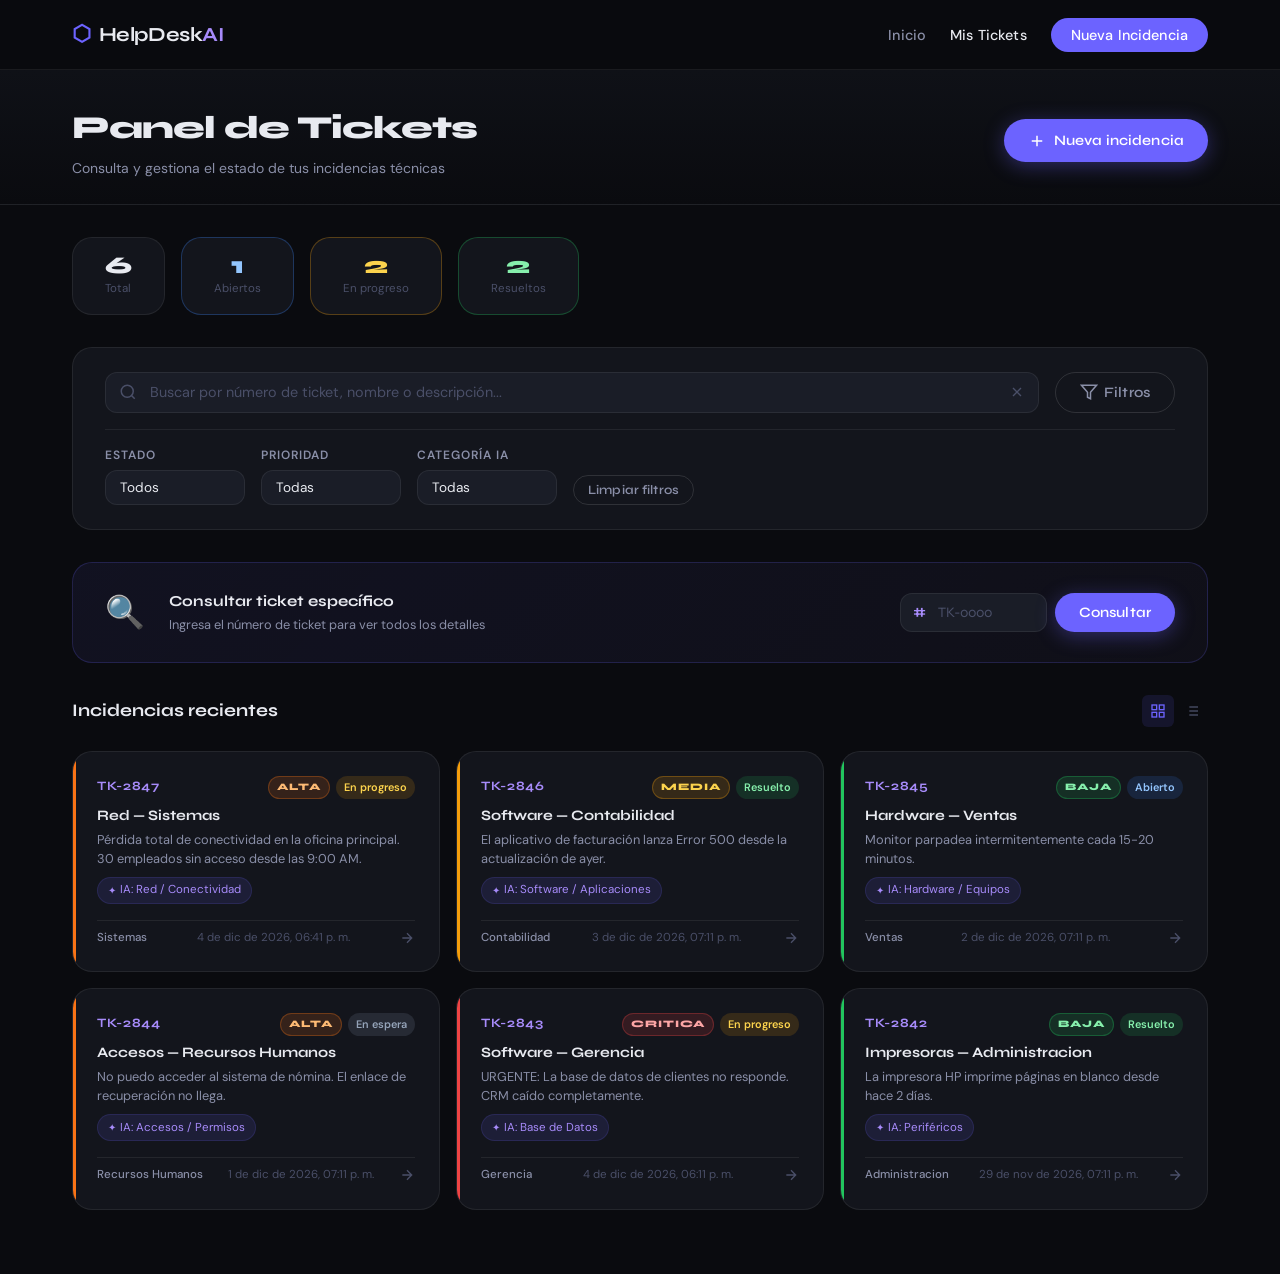
<file: tickets.html>
<!DOCTYPE html>
<html lang="es">
<head>
  <meta charset="UTF-8" />
  <meta name="viewport" content="width=device-width, initial-scale=1.0" />
  <title>Mis Tickets — HelpDesk AI</title>
  <link rel="preconnect" href="https://fonts.googleapis.com" />
  <link rel="preconnect" href="https://fonts.gstatic.com" crossorigin />
  <link href="https://fonts.googleapis.com/css2?family=Syne:wght@400;600;700;800&family=DM+Sans:ital,opsz,wght@0,9..40,300;0,9..40,400;0,9..40,500;1,9..40,300&display=swap" rel="stylesheet" />
  <link rel="stylesheet" href="css/styles.css" />
  <link rel="stylesheet" href="css/dashboard.css" />
</head>
<body class="dashboard-page">

  <!-- ===== NAVBAR ===== -->
  <nav class="navbar navbar--dark" id="navbar">
    <div class="nav-container">
      <a href="index.html" class="nav-logo">
        <span class="logo-icon">⬡</span>
        <span class="logo-text">HelpDesk<span class="logo-accent">AI</span></span>
      </a>
      <ul class="nav-links">
        <li><a href="index.html">Inicio</a></li>
        <li><a href="tickets.html" class="nav-active">Mis Tickets</a></li>
        <li><a href="form.html" class="nav-cta">Nueva Incidencia</a></li>
      </ul>
      <button class="nav-hamburger" id="hamburger" aria-label="Menú">
        <span></span><span></span><span></span>
      </button>
    </div>
  </nav>

  <!-- ===== DASHBOARD MAIN ===== -->
  <main class="dashboard-main">

    <!-- Dashboard Header -->
    <div class="dashboard-header">
      <div class="container">
        <div class="dh-content">
          <div>
            <h1 class="dh-title">Panel de Tickets</h1>
            <p class="dh-sub">Consulta y gestiona el estado de tus incidencias técnicas</p>
          </div>
          <a href="form.html" class="btn btn--primary">
            <svg width="18" height="18" fill="none" stroke="currentColor" stroke-width="2" viewBox="0 0 24 24"><line x1="12" y1="5" x2="12" y2="19"/><line x1="5" y1="12" x2="19" y2="12"/></svg>
            Nueva incidencia
          </a>
        </div>
      </div>
    </div>

    <div class="container dashboard-container">

      <!-- Stats bar -->
      <div class="stats-bar">
        <div class="stat-pill" id="statTotal">
          <span class="sp-num">0</span>
          <span class="sp-label">Total</span>
        </div>
        <div class="stat-pill stat-pill--open" id="statOpen">
          <span class="sp-num">0</span>
          <span class="sp-label">Abiertos</span>
        </div>
        <div class="stat-pill stat-pill--progress" id="statProgress">
          <span class="sp-num">0</span>
          <span class="sp-label">En progreso</span>
        </div>
        <div class="stat-pill stat-pill--resolved" id="statResolved">
          <span class="sp-num">0</span>
          <span class="sp-label">Resueltos</span>
        </div>
      </div>

      <!-- Search & Filter Panel -->
      <div class="search-panel">
        <div class="search-row">
          <div class="search-input-wrap">
            <svg class="search-icon" width="18" height="18" fill="none" stroke="currentColor" stroke-width="2" viewBox="0 0 24 24"><circle cx="11" cy="11" r="8"/><path d="m21 21-4.35-4.35"/></svg>
            <input
              type="text"
              id="searchInput"
              class="search-input"
              placeholder="Buscar por número de ticket, nombre o descripción..."
            />
            <button class="search-clear" id="searchClear" title="Limpiar búsqueda" hidden>
              <svg width="16" height="16" fill="none" stroke="currentColor" stroke-width="2" viewBox="0 0 24 24"><path d="M18 6L6 18M6 6l12 12"/></svg>
            </button>
          </div>
          <button class="btn btn--ghost btn--icon" id="filterToggle" title="Filtros">
            <svg width="18" height="18" fill="none" stroke="currentColor" stroke-width="2" viewBox="0 0 24 24"><polygon points="22 3 2 3 10 12.46 10 19 14 21 14 12.46 22 3"/></svg>
            Filtros
          </button>
        </div>

        <div class="filter-row" id="filterRow" hidden>
          <div class="filter-group">
            <label class="filter-label">Estado</label>
            <select id="filterEstado" class="filter-select">
              <option value="">Todos</option>
              <option value="Abierto">Abierto</option>
              <option value="En progreso">En progreso</option>
              <option value="En espera">En espera</option>
              <option value="Resuelto">Resuelto</option>
              <option value="Cerrado">Cerrado</option>
            </select>
          </div>
          <div class="filter-group">
            <label class="filter-label">Prioridad</label>
            <select id="filterPrioridad" class="filter-select">
              <option value="">Todas</option>
              <option value="Critica">Crítica</option>
              <option value="Alta">Alta</option>
              <option value="Media">Media</option>
              <option value="Baja">Baja</option>
            </select>
          </div>
          <div class="filter-group">
            <label class="filter-label">Categoría IA</label>
            <select id="filterCategoria" class="filter-select">
              <option value="">Todas</option>
              <option value="Red">Red</option>
              <option value="Hardware">Hardware</option>
              <option value="Software">Software</option>
              <option value="Seguridad">Seguridad</option>
              <option value="Email">Email</option>
              <option value="Accesos">Accesos</option>
            </select>
          </div>
          <button class="btn btn--ghost btn--sm" id="clearFilters">Limpiar filtros</button>
        </div>
      </div>

      <!-- Ticket lookup card -->
      <div class="lookup-card">
        <div class="lookup-icon">🔍</div>
        <div class="lookup-content">
          <h3>Consultar ticket específico</h3>
          <p>Ingresa el número de ticket para ver todos los detalles</p>
        </div>
        <div class="lookup-form">
          <div class="lookup-input-wrap">
            <span class="lookup-prefix">#</span>
            <input
              type="text"
              id="ticketLookup"
              class="lookup-input"
              placeholder="TK-0000"
              maxlength="20"
            />
          </div>
          <button class="btn btn--primary" id="lookupBtn">
            Consultar
          </button>
        </div>
      </div>

      <!-- Tickets Grid -->
      <div class="tickets-section">
        <div class="ts-header">
          <h2 class="ts-title">Incidencias recientes</h2>
          <div class="ts-view-toggle">
            <button class="view-btn view-btn--active" id="viewGrid" title="Vista de tarjetas">
              <svg width="16" height="16" fill="none" stroke="currentColor" stroke-width="2" viewBox="0 0 24 24"><rect x="3" y="3" width="7" height="7"/><rect x="14" y="3" width="7" height="7"/><rect x="3" y="14" width="7" height="7"/><rect x="14" y="14" width="7" height="7"/></svg>
            </button>
            <button class="view-btn" id="viewList" title="Vista de lista">
              <svg width="16" height="16" fill="none" stroke="currentColor" stroke-width="2" viewBox="0 0 24 24"><line x1="8" y1="6" x2="21" y2="6"/><line x1="8" y1="12" x2="21" y2="12"/><line x1="8" y1="18" x2="21" y2="18"/><line x1="3" y1="6" x2="3.01" y2="6"/><line x1="3" y1="12" x2="3.01" y2="12"/><line x1="3" y1="18" x2="3.01" y2="18"/></svg>
            </button>
          </div>
        </div>

        <div class="tickets-grid" id="ticketsGrid">
          <!-- Tickets rendered by JS -->
        </div>

        <div class="no-results" id="noResults" hidden>
          <div class="nr-icon">🔍</div>
          <h3>No se encontraron tickets</h3>
          <p>Intenta con otros filtros o registra una nueva incidencia</p>
          <a href="form.html" class="btn btn--primary">Registrar incidencia</a>
        </div>
      </div>

    </div>
  </main>

  <!-- ===== TICKET MODAL ===== -->
  <!-- IMPORTANTE: el atributo hidden debe estar presente para que no se muestre al cargar -->
  <div class="modal-overlay" id="modalOverlay" hidden>
    <div class="modal" id="ticketModal" role="dialog" aria-modal="true" aria-labelledby="modalTitle">
      <div class="modal-header">
        <div class="modal-header-left">
          <h2 class="modal-title" id="modalTitle">Detalles del Ticket</h2>
          <span class="modal-ticket-num" id="modalTicketNum"></span>
        </div>
        <button class="modal-close" id="modalClose" aria-label="Cerrar">
          <svg width="22" height="22" fill="none" stroke="currentColor" stroke-width="2" viewBox="0 0 24 24"><path d="M18 6L6 18M6 6l12 12"/></svg>
        </button>
      </div>
      <div class="modal-body" id="modalBody">
        <!-- Populated by JS -->
      </div>
      <div class="modal-footer">
        <button class="btn btn--ghost" id="modalClosBtn">Cerrar</button>
        <a href="form.html" class="btn btn--primary">Nueva incidencia</a>
      </div>
    </div>
  </div>

  <!-- ORDEN CORRECTO: app.js → api.js → dashboard.js -->
  <script src="js/app.js"></script>
  <script src="js/api.js"></script>
  <script src="js/dashboard.js"></script>
</body>
</html>
</file>
<file: css/styles.css>
/* =====================================================
   HelpDesk AI — styles.css
   Global styles, variables, layout, components
   ===================================================== */

/* ===== CSS VARIABLES ===== */
:root {
  /* Colors */
  --color-bg:         #0a0b0f;
  --color-bg-2:       #0f1117;
  --color-bg-card:    #13151c;
  --color-bg-elevated:#1a1d27;
  --color-border:     rgba(255,255,255,0.07);
  --color-border-2:   rgba(255,255,255,0.12);

  --color-text:       #e8eaf0;
  --color-text-muted: #8a8fa8;
  --color-text-dim:   #4a4f68;

  --color-accent:     #6c63ff;
  --color-accent-2:   #a78bfa;
  --color-accent-glow:rgba(108,99,255,0.3);
  --color-accent-soft:rgba(108,99,255,0.12);

  --color-success:    #22c55e;
  --color-warning:    #f59e0b;
  --color-danger:     #ef4444;
  --color-info:       #3b82f6;

  /* Priority colors */
  --color-critica:    #ef4444;
  --color-alta:       #f97316;
  --color-media:      #f59e0b;
  --color-baja:       #22c55e;

  /* Spacing */
  --space-xs:   0.25rem;
  --space-sm:   0.5rem;
  --space-md:   1rem;
  --space-lg:   1.5rem;
  --space-xl:   2rem;
  --space-2xl:  3rem;
  --space-3xl:  4rem;
  --space-4xl:  6rem;

  /* Typography */
  --font-display: 'Syne', sans-serif;
  --font-body:    'DM Sans', sans-serif;

  /* Border radius */
  --radius-sm:  0.375rem;
  --radius-md:  0.75rem;
  --radius-lg:  1.25rem;
  --radius-xl:  2rem;
  --radius-full:9999px;

  /* Shadows */
  --shadow-sm:  0 1px 3px rgba(0,0,0,0.4);
  --shadow-md:  0 4px 16px rgba(0,0,0,0.5);
  --shadow-lg:  0 8px 40px rgba(0,0,0,0.6);
  --shadow-accent: 0 0 40px rgba(108,99,255,0.2);

  /* Transitions */
  --transition-fast:  150ms ease;
  --transition-base:  250ms ease;
  --transition-slow:  400ms ease;

  /* Layout */
  --nav-height:   70px;
  --container-max:1200px;
}

/* ===== RESET & BASE ===== */
*, *::before, *::after {
  box-sizing: border-box;
  margin: 0;
  padding: 0;
}

html {
  scroll-behavior: smooth;
  -webkit-text-size-adjust: 100%;
}

body {
  font-family: var(--font-body);
  background-color: var(--color-bg);
  color: var(--color-text);
  line-height: 1.6;
  font-size: 1rem;
  overflow-x: hidden;
  -webkit-font-smoothing: antialiased;
}

img, svg { display: block; max-width: 100%; }
a { color: inherit; text-decoration: none; }
ul { list-style: none; }
button { cursor: pointer; border: none; background: none; font-family: inherit; }
input, select, textarea { font-family: inherit; }

/* ===== CONTAINER ===== */
.container {
  width: 100%;
  max-width: var(--container-max);
  margin-inline: auto;
  padding-inline: var(--space-xl);
}

@media (max-width: 768px) {
  .container { padding-inline: var(--space-md); }
}

/* ===== NAVBAR ===== */
.navbar {
  position: fixed;
  top: 0;
  left: 0;
  right: 0;
  z-index: 1000;
  height: var(--nav-height);
  display: flex;
  align-items: center;
  background: rgba(10, 11, 15, 0.85);
  backdrop-filter: blur(20px);
  -webkit-backdrop-filter: blur(20px);
  border-bottom: 1px solid var(--color-border);
  transition: background var(--transition-base), box-shadow var(--transition-base);
}

.navbar.scrolled {
  background: rgba(10, 11, 15, 0.98);
  box-shadow: var(--shadow-md);
}

.nav-container {
  width: 100%;
  max-width: var(--container-max);
  margin-inline: auto;
  padding-inline: var(--space-xl);
  display: flex;
  align-items: center;
  justify-content: space-between;
  gap: var(--space-xl);
}

.nav-logo {
  display: flex;
  align-items: center;
  gap: var(--space-sm);
  font-family: var(--font-display);
  font-size: 1.25rem;
  font-weight: 700;
  letter-spacing: -0.02em;
  transition: opacity var(--transition-fast);
}
.nav-logo:hover { opacity: 0.85; }

.logo-icon {
  color: var(--color-accent);
  font-size: 1.4rem;
  line-height: 1;
}
.logo-accent { color: var(--color-accent-2); }

.nav-links {
  display: flex;
  align-items: center;
  gap: var(--space-lg);
}

.nav-links a {
  font-size: 0.9rem;
  font-weight: 500;
  color: var(--color-text-muted);
  transition: color var(--transition-fast);
  letter-spacing: 0.01em;
}
.nav-links a:hover, .nav-links a.nav-active { color: var(--color-text); }

.nav-cta {
  padding: 0.5rem 1.25rem;
  background: var(--color-accent);
  color: white !important;
  border-radius: var(--radius-full);
  font-weight: 600;
  font-size: 0.875rem;
  transition: background var(--transition-fast), transform var(--transition-fast), box-shadow var(--transition-fast) !important;
}
.nav-cta:hover {
  background: #7b74ff !important;
  transform: translateY(-1px);
  box-shadow: 0 4px 20px rgba(108,99,255,0.4) !important;
}
.nav-cta--active { background: #7b74ff !important; }

.nav-hamburger {
  display: none;
  flex-direction: column;
  gap: 5px;
  padding: 4px;
}
.nav-hamburger span {
  display: block;
  width: 22px;
  height: 2px;
  background: var(--color-text);
  border-radius: 2px;
  transition: transform var(--transition-base), opacity var(--transition-base);
}
.nav-hamburger.active span:nth-child(1) { transform: translateY(7px) rotate(45deg); }
.nav-hamburger.active span:nth-child(2) { opacity: 0; }
.nav-hamburger.active span:nth-child(3) { transform: translateY(-7px) rotate(-45deg); }

/* ===== BUTTONS ===== */
.btn {
  display: inline-flex;
  align-items: center;
  gap: 0.5rem;
  padding: 0.625rem 1.5rem;
  border-radius: var(--radius-full);
  font-family: var(--font-display);
  font-weight: 600;
  font-size: 0.9rem;
  letter-spacing: 0.01em;
  transition: all var(--transition-base);
  white-space: nowrap;
  cursor: pointer;
  border: none;
  position: relative;
  overflow: hidden;
}

.btn--primary {
  background: var(--color-accent);
  color: #fff;
  box-shadow: 0 4px 20px rgba(108,99,255,0.35);
}
.btn--primary:hover {
  background: #7b74ff;
  transform: translateY(-2px);
  box-shadow: 0 8px 30px rgba(108,99,255,0.5);
}
.btn--primary:active { transform: translateY(0); }

.btn--ghost {
  background: transparent;
  color: var(--color-text-muted);
  border: 1px solid var(--color-border-2);
}
.btn--ghost:hover {
  background: var(--color-bg-elevated);
  color: var(--color-text);
  border-color: var(--color-accent);
}

.btn--lg {
  padding: 0.875rem 2rem;
  font-size: 1rem;
}

.btn--sm {
  padding: 0.375rem 0.875rem;
  font-size: 0.8rem;
}

.btn--icon {
  gap: 0.375rem;
}

/* ===== SECTION BASICS ===== */
.section-header {
  text-align: center;
  margin-bottom: var(--space-3xl);
}

.section-tag {
  display: inline-block;
  font-family: var(--font-display);
  font-size: 0.75rem;
  font-weight: 700;
  text-transform: uppercase;
  letter-spacing: 0.15em;
  color: var(--color-accent-2);
  background: var(--color-accent-soft);
  padding: 0.375rem 0.875rem;
  border-radius: var(--radius-full);
  margin-bottom: var(--space-md);
  border: 1px solid rgba(108,99,255,0.2);
}

.section-tag--light {
  background: rgba(255,255,255,0.1);
  color: #c4b5fd;
  border-color: rgba(255,255,255,0.15);
}

.section-title {
  font-family: var(--font-display);
  font-size: clamp(1.75rem, 3vw, 2.5rem);
  font-weight: 800;
  letter-spacing: -0.03em;
  color: var(--color-text);
  line-height: 1.15;
  margin-bottom: var(--space-md);
}

.section-title--light { color: #fff; }

.section-sub {
  font-size: 1.05rem;
  color: var(--color-text-muted);
  max-width: 560px;
  margin-inline: auto;
  line-height: 1.7;
}

.section-sub--light { color: rgba(255,255,255,0.7); }

/* ===== HERO SECTION ===== */
.hero {
  min-height: 100vh;
  display: flex;
  align-items: center;
  padding-top: var(--nav-height);
  padding-inline: var(--space-xl);
  position: relative;
  overflow: hidden;
  gap: var(--space-3xl);
  max-width: var(--container-max);
  margin-inline: auto;
}

.hero-bg-grid {
  position: fixed;
  inset: 0;
  z-index: -2;
  background-image:
    linear-gradient(rgba(108,99,255,0.03) 1px, transparent 1px),
    linear-gradient(90deg, rgba(108,99,255,0.03) 1px, transparent 1px);
  background-size: 60px 60px;
  pointer-events: none;
}

.hero-orb {
  position: fixed;
  border-radius: 50%;
  filter: blur(100px);
  pointer-events: none;
  z-index: -1;
}
.hero-orb--1 {
  width: 600px;
  height: 600px;
  background: radial-gradient(circle, rgba(108,99,255,0.15), transparent 70%);
  top: -100px;
  right: -100px;
  animation: orbFloat 12s ease-in-out infinite;
}
.hero-orb--2 {
  width: 400px;
  height: 400px;
  background: radial-gradient(circle, rgba(167,139,250,0.1), transparent 70%);
  bottom: -50px;
  left: -50px;
  animation: orbFloat 16s ease-in-out infinite reverse;
}

@keyframes orbFloat {
  0%, 100% { transform: translate(0, 0) scale(1); }
  33% { transform: translate(30px, -20px) scale(1.05); }
  66% { transform: translate(-20px, 30px) scale(0.95); }
}

.hero-content {
  flex: 1;
  max-width: 600px;
  padding-block: var(--space-4xl) var(--space-2xl);
  animation: fadeInUp 0.8s ease both;
}

.hero-badge {
  display: inline-flex;
  align-items: center;
  gap: 0.5rem;
  font-size: 0.8rem;
  font-weight: 500;
  color: var(--color-accent-2);
  background: rgba(108,99,255,0.1);
  border: 1px solid rgba(108,99,255,0.2);
  padding: 0.375rem 1rem;
  border-radius: var(--radius-full);
  margin-bottom: var(--space-xl);
  letter-spacing: 0.02em;
}

.badge-dot {
  width: 7px;
  height: 7px;
  background: var(--color-success);
  border-radius: 50%;
  animation: pulse 2s infinite;
  box-shadow: 0 0 0 0 rgba(34, 197, 94, 0.4);
}

@keyframes pulse {
  0%, 100% { box-shadow: 0 0 0 0 rgba(34,197,94,0.4); }
  50% { box-shadow: 0 0 0 6px rgba(34,197,94,0); }
}

.hero-title {
  font-family: var(--font-display);
  font-size: clamp(2.5rem, 5vw, 4rem);
  font-weight: 800;
  letter-spacing: -0.04em;
  line-height: 1.1;
  margin-bottom: var(--space-lg);
  color: var(--color-text);
}
.hero-title em {
  font-style: normal;
  color: var(--color-accent-2);
  background: linear-gradient(135deg, #6c63ff, #a78bfa);
  -webkit-background-clip: text;
  -webkit-text-fill-color: transparent;
  background-clip: text;
}

.hero-subtitle {
  font-size: 1.1rem;
  color: var(--color-text-muted);
  line-height: 1.75;
  margin-bottom: var(--space-2xl);
  max-width: 520px;
}

.hero-actions {
  display: flex;
  flex-wrap: wrap;
  gap: var(--space-md);
  margin-bottom: var(--space-2xl);
}

.hero-stats {
  display: flex;
  align-items: center;
  gap: var(--space-xl);
  padding: var(--space-lg) var(--space-xl);
  background: var(--color-bg-card);
  border: 1px solid var(--color-border);
  border-radius: var(--radius-lg);
  animation: fadeInUp 0.8s 0.2s ease both;
}

.stat {
  display: flex;
  flex-direction: column;
  gap: 2px;
}

.stat-num {
  font-family: var(--font-display);
  font-size: 1.4rem;
  font-weight: 800;
  color: var(--color-accent-2);
  letter-spacing: -0.02em;
}

.stat-label {
  font-size: 0.78rem;
  color: var(--color-text-muted);
  letter-spacing: 0.01em;
}

.stat-divider {
  width: 1px;
  height: 36px;
  background: var(--color-border);
}

/* ===== HERO VISUAL ===== */
.hero-visual {
  flex: 1;
  max-width: 480px;
  position: relative;
  display: flex;
  flex-direction: column;
  gap: var(--space-md);
  padding-block: var(--space-4xl) var(--space-2xl);
  animation: fadeInUp 0.8s 0.15s ease both;
}

.ticket-card {
  background: var(--color-bg-card);
  border: 1px solid var(--color-border);
  border-radius: var(--radius-lg);
  padding: var(--space-lg);
  transition: transform var(--transition-base), box-shadow var(--transition-base);
}
.ticket-card:hover {
  transform: translateY(-4px);
  box-shadow: var(--shadow-accent);
}

.ticket-card--float {
  animation: cardFloat 6s ease-in-out infinite;
}
.ticket-card--secondary {
  animation-delay: -3s;
  opacity: 0.9;
  scale: 0.97;
  transform-origin: center left;
}

@keyframes cardFloat {
  0%, 100% { transform: translateY(0); }
  50% { transform: translateY(-8px); }
}

.tc-header {
  display: flex;
  justify-content: space-between;
  align-items: center;
  margin-bottom: var(--space-sm);
}

.tc-badge {
  font-family: var(--font-display);
  font-size: 0.65rem;
  font-weight: 800;
  letter-spacing: 0.12em;
  padding: 0.2rem 0.6rem;
  border-radius: var(--radius-full);
}
.tc-badge--alta {
  background: rgba(239,68,68,0.15);
  color: #fca5a5;
  border: 1px solid rgba(239,68,68,0.3);
}
.tc-badge--media {
  background: rgba(245,158,11,0.15);
  color: #fcd34d;
  border: 1px solid rgba(245,158,11,0.3);
}

.tc-id {
  font-family: var(--font-display);
  font-size: 0.75rem;
  color: var(--color-text-dim);
  font-weight: 600;
}

.tc-title {
  font-size: 0.9rem;
  font-weight: 500;
  color: var(--color-text);
  margin-bottom: var(--space-sm);
  line-height: 1.4;
}

.tc-ai {
  display: flex;
  align-items: center;
  gap: 0.375rem;
  font-size: 0.75rem;
  color: var(--color-accent-2);
  background: var(--color-accent-soft);
  padding: 0.3rem 0.75rem;
  border-radius: var(--radius-full);
  margin-bottom: var(--space-sm);
  width: fit-content;
}

.tc-ai-icon { font-size: 0.7rem; }

.tc-footer {
  display: flex;
  justify-content: space-between;
  align-items: center;
}

.tc-status {
  font-size: 0.72rem;
  font-weight: 600;
  padding: 0.2rem 0.6rem;
  border-radius: var(--radius-full);
}
.tc-status--open { background: rgba(59,130,246,0.15); color: #93c5fd; }
.tc-status--resolved { background: rgba(34,197,94,0.15); color: #86efac; }

.tc-time { font-size: 0.72rem; color: var(--color-text-dim); }

.telegram-notif {
  display: flex;
  align-items: center;
  gap: var(--space-md);
  background: linear-gradient(135deg, rgba(41,182,246,0.1), rgba(41,182,246,0.05));
  border: 1px solid rgba(41,182,246,0.2);
  border-radius: var(--radius-md);
  padding: var(--space-md) var(--space-lg);
  animation: slideIn 0.5s 1s ease both;
}

.tg-icon {
  font-size: 1.3rem;
  color: #29b6f6;
}

.tg-title {
  font-weight: 600;
  font-size: 0.85rem;
  color: var(--color-text);
}

.tg-sub {
  font-size: 0.75rem;
  color: var(--color-text-muted);
}

/* ===== BENEFITS SECTION ===== */
.benefits {
  padding-block: var(--space-4xl);
  background: var(--color-bg-2);
}

.benefits-grid {
  display: grid;
  grid-template-columns: repeat(auto-fit, minmax(280px, 1fr));
  gap: var(--space-lg);
}

.benefit-card {
  background: var(--color-bg-card);
  border: 1px solid var(--color-border);
  border-radius: var(--radius-lg);
  padding: var(--space-xl);
  transition: transform var(--transition-base), border-color var(--transition-base), box-shadow var(--transition-base);
}
.benefit-card:hover {
  transform: translateY(-4px);
  border-color: var(--color-accent);
  box-shadow: var(--shadow-accent);
}

.benefit-card--featured {
  background: linear-gradient(135deg, rgba(108,99,255,0.12), rgba(167,139,250,0.05));
  border-color: rgba(108,99,255,0.3);
  grid-column: span 1;
}

.benefit-icon {
  font-size: 2rem;
  margin-bottom: var(--space-md);
  display: inline-block;
}

.benefit-card h3 {
  font-family: var(--font-display);
  font-size: 1.05rem;
  font-weight: 700;
  margin-bottom: var(--space-sm);
  color: var(--color-text);
}

.benefit-card p {
  font-size: 0.9rem;
  color: var(--color-text-muted);
  line-height: 1.65;
}

/* ===== HOW IT WORKS ===== */
.how-it-works {
  padding-block: var(--space-4xl);
}

.steps-track {
  display: grid;
  grid-template-columns: repeat(3, 1fr);
  gap: var(--space-xl);
  position: relative;
}

.step {
  position: relative;
  display: flex;
  flex-direction: column;
  gap: var(--space-md);
}

.step-number {
  font-family: var(--font-display);
  font-size: 0.7rem;
  font-weight: 800;
  color: var(--color-accent);
  letter-spacing: 0.1em;
  background: var(--color-accent-soft);
  border: 1px solid rgba(108,99,255,0.2);
  padding: 0.2rem 0.6rem;
  border-radius: var(--radius-full);
  width: fit-content;
}

.step-content {
  background: var(--color-bg-card);
  border: 1px solid var(--color-border);
  border-radius: var(--radius-lg);
  padding: var(--space-xl);
  flex: 1;
  transition: transform var(--transition-base), box-shadow var(--transition-base), border-color var(--transition-base);
}
.step-content:hover {
  transform: translateY(-4px);
  box-shadow: var(--shadow-accent);
  border-color: var(--color-accent);
}

.step-icon-wrap {
  width: 52px;
  height: 52px;
  border-radius: var(--radius-md);
  background: var(--color-bg-elevated);
  border: 1px solid var(--color-border);
  display: flex;
  align-items: center;
  justify-content: center;
  font-size: 1.4rem;
  margin-bottom: var(--space-md);
  transition: background var(--transition-base);
}
.step-icon-wrap--ai {
  background: var(--color-accent-soft);
  border-color: rgba(108,99,255,0.3);
  color: var(--color-accent-2);
  font-size: 1.6rem;
}

.step-title {
  font-family: var(--font-display);
  font-size: 1rem;
  font-weight: 700;
  margin-bottom: var(--space-sm);
  color: var(--color-text);
}

.step-desc {
  font-size: 0.875rem;
  color: var(--color-text-muted);
  line-height: 1.65;
}

.step-connector {
  display: none;
}

/* ===== AI SECTION ===== */
.ai-section {
  padding-block: var(--space-4xl);
  background: linear-gradient(180deg, var(--color-bg-2) 0%, #0d0e1a 100%);
}

.ai-inner {
  display: grid;
  grid-template-columns: 1fr 1fr;
  gap: var(--space-3xl);
  align-items: center;
}

.ai-features {
  display: flex;
  flex-direction: column;
  gap: var(--space-sm);
  margin-block: var(--space-xl) var(--space-xl);
}

.ai-features li {
  display: flex;
  align-items: center;
  gap: var(--space-sm);
  font-size: 0.95rem;
  color: rgba(255,255,255,0.8);
}

.ai-check {
  color: var(--color-success);
  font-weight: 700;
  font-size: 1rem;
}

.ai-output {
  background: var(--color-bg-card);
  border: 1px solid var(--color-border);
  border-radius: var(--radius-lg);
  overflow: hidden;
  box-shadow: var(--shadow-lg);
}

.ai-output-header {
  display: flex;
  align-items: center;
  gap: 0.5rem;
  padding: 0.875rem var(--space-lg);
  background: var(--color-bg-elevated);
  border-bottom: 1px solid var(--color-border);
}

.ao-dot {
  width: 11px;
  height: 11px;
  border-radius: 50%;
}
.ao-dot--red { background: #ef4444; }
.ao-dot--yellow { background: #f59e0b; }
.ao-dot--green { background: #22c55e; }

.ao-title {
  font-family: var(--font-display);
  font-size: 0.72rem;
  font-weight: 600;
  color: var(--color-text-muted);
  margin-left: var(--space-sm);
  letter-spacing: 0.05em;
}

.ai-code {
  font-family: 'Courier New', Courier, monospace;
  font-size: 0.82rem;
  line-height: 1.75;
  padding: var(--space-xl);
  color: var(--color-text-muted);
  white-space: pre;
  overflow-x: auto;
}

.code-key { color: #a78bfa; }
.code-str { color: #86efac; }
.code-brace { color: var(--color-text-muted); }

.ai-processing {
  display: flex;
  align-items: center;
  gap: var(--space-md);
  padding: var(--space-md) var(--space-xl);
  border-top: 1px solid var(--color-border);
  background: var(--color-bg-elevated);
}

.proc-bar {
  flex: 1;
  height: 4px;
  background: var(--color-border);
  border-radius: var(--radius-full);
  overflow: hidden;
}

.proc-fill {
  height: 100%;
  width: 100%;
  background: linear-gradient(90deg, var(--color-accent), var(--color-accent-2));
  animation: procFill 2.5s ease infinite;
}

@keyframes procFill {
  0% { width: 0%; }
  60% { width: 100%; }
  100% { width: 100%; opacity: 0; }
}

.proc-label {
  font-size: 0.72rem;
  color: var(--color-success);
  font-weight: 600;
  white-space: nowrap;
}

/* ===== CTA SECTION ===== */
.cta-section {
  padding-block: var(--space-4xl);
}

.cta-inner {
  text-align: center;
  background: linear-gradient(135deg, rgba(108,99,255,0.12), rgba(167,139,250,0.06));
  border: 1px solid rgba(108,99,255,0.25);
  border-radius: var(--radius-xl);
  padding: var(--space-3xl);
}

.cta-title {
  font-family: var(--font-display);
  font-size: clamp(1.75rem, 3vw, 2.5rem);
  font-weight: 800;
  letter-spacing: -0.03em;
  margin-bottom: var(--space-md);
}

.cta-sub {
  font-size: 1.05rem;
  color: var(--color-text-muted);
  margin-bottom: var(--space-xl);
}

/* ===== FOOTER ===== */
.footer {
  border-top: 1px solid var(--color-border);
  padding-block: var(--space-2xl) var(--space-xl);
  background: var(--color-bg-2);
}

.footer-grid {
  display: grid;
  grid-template-columns: 2fr 1fr 1fr 1fr;
  gap: var(--space-2xl);
  margin-bottom: var(--space-2xl);
}

.footer-desc {
  font-size: 0.875rem;
  color: var(--color-text-muted);
  line-height: 1.7;
  margin-top: var(--space-md);
  max-width: 280px;
}

.footer-links h4 {
  font-family: var(--font-display);
  font-size: 0.8rem;
  font-weight: 700;
  text-transform: uppercase;
  letter-spacing: 0.1em;
  color: var(--color-text-muted);
  margin-bottom: var(--space-md);
}

.footer-links ul {
  display: flex;
  flex-direction: column;
  gap: var(--space-sm);
}

.footer-links a {
  font-size: 0.875rem;
  color: var(--color-text-dim);
  transition: color var(--transition-fast);
}
.footer-links a:hover { color: var(--color-text); }

.footer-bottom {
  border-top: 1px solid var(--color-border);
  padding-top: var(--space-lg);
  display: flex;
  justify-content: space-between;
  align-items: center;
  gap: var(--space-md);
  flex-wrap: wrap;
}

.footer-bottom p {
  font-size: 0.8rem;
  color: var(--color-text-dim);
}

/* ===== ANIMATIONS ===== */
@keyframes fadeInUp {
  from { opacity: 0; transform: translateY(24px); }
  to   { opacity: 1; transform: translateY(0); }
}

@keyframes slideIn {
  from { opacity: 0; transform: translateX(20px); }
  to   { opacity: 1; transform: translateX(0); }
}

/* ===== RESPONSIVE ===== */
@media (max-width: 1024px) {
  .hero { flex-direction: column; text-align: center; gap: var(--space-2xl); }
  .hero-content { max-width: 100%; padding-top: calc(var(--nav-height) + var(--space-2xl)); }
  .hero-actions { justify-content: center; }
  .hero-stats { justify-content: center; }
  .hero-visual { max-width: 100%; padding-top: 0; }
  .steps-track { grid-template-columns: repeat(2, 1fr); }
  .ai-inner { grid-template-columns: 1fr; }
  .footer-grid { grid-template-columns: 1fr 1fr; }
}

@media (max-width: 768px) {
  .nav-links { display: none; }
  .nav-hamburger { display: flex; }
  .nav-links.open {
    display: flex;
    flex-direction: column;
    position: fixed;
    top: var(--nav-height);
    left: 0;
    right: 0;
    background: rgba(10, 11, 15, 0.98);
    padding: var(--space-xl);
    gap: var(--space-lg);
    border-bottom: 1px solid var(--color-border);
    backdrop-filter: blur(20px);
    z-index: 999;
  }
  .steps-track { grid-template-columns: 1fr; }
  .footer-grid { grid-template-columns: 1fr 1fr; }
  .hero-stats { flex-wrap: wrap; gap: var(--space-md); }
  .footer-bottom { flex-direction: column; text-align: center; }
}

@media (max-width: 480px) {
  .footer-grid { grid-template-columns: 1fr; }
  .hero-title { font-size: 2.2rem; }
  .cta-inner { padding: var(--space-xl); }
}
</file>
<file: css/form.css>
/* =====================================================
   HelpDesk AI — form.css
   Styles for the incident registration form
   ===================================================== */

/* ===== FORM PAGE BODY ===== */
.form-page {
  background: var(--color-bg);
  min-height: 100vh;
}

/* ===== FORM LAYOUT ===== */
.form-main {
  min-height: 100vh;
  padding-top: var(--nav-height);
}

.form-layout {
  display: grid;
  grid-template-columns: 380px 1fr;
  min-height: calc(100vh - var(--nav-height));
}

/* ===== SIDEBAR ===== */
.form-sidebar {
  background: linear-gradient(180deg, #0d0f1a 0%, #0a0b14 100%);
  border-right: 1px solid var(--color-border);
  position: sticky;
  top: var(--nav-height);
  height: calc(100vh - var(--nav-height));
  overflow-y: auto;
  scrollbar-width: thin;
  scrollbar-color: var(--color-border) transparent;
}

.sidebar-content {
  padding: var(--space-2xl) var(--space-xl);
  display: flex;
  flex-direction: column;
  gap: var(--space-xl);
}

.sidebar-badge {
  display: inline-flex;
  align-items: center;
  gap: 0.5rem;
  font-size: 0.78rem;
  font-weight: 500;
  color: var(--color-accent-2);
  background: rgba(108,99,255,0.1);
  border: 1px solid rgba(108,99,255,0.2);
  padding: 0.375rem 0.875rem;
  border-radius: var(--radius-full);
  width: fit-content;
}

.sidebar-title {
  font-family: var(--font-display);
  font-size: 1.8rem;
  font-weight: 800;
  letter-spacing: -0.03em;
  line-height: 1.15;
  color: #fff;
}
.sidebar-title em {
  font-style: normal;
  background: linear-gradient(135deg, #6c63ff, #a78bfa);
  -webkit-background-clip: text;
  -webkit-text-fill-color: transparent;
  background-clip: text;
}

.sidebar-desc {
  font-size: 0.875rem;
  color: var(--color-text-muted);
  line-height: 1.7;
}

/* Sidebar Steps */
.sidebar-steps {
  display: flex;
  flex-direction: column;
}

.ss-step {
  display: flex;
  align-items: center;
  gap: var(--space-md);
  padding-block: var(--space-sm);
}

.ss-dot {
  width: 28px;
  height: 28px;
  border-radius: 50%;
  background: var(--color-bg-elevated);
  border: 1px solid var(--color-border);
  display: flex;
  align-items: center;
  justify-content: center;
  font-family: var(--font-display);
  font-size: 0.75rem;
  font-weight: 700;
  color: var(--color-text-dim);
  flex-shrink: 0;
  transition: all var(--transition-base);
}

.ss-step--active .ss-dot {
  background: var(--color-accent);
  border-color: var(--color-accent);
  color: #fff;
  box-shadow: 0 0 16px rgba(108,99,255,0.5);
}

.ss-step span {
  font-size: 0.875rem;
  color: var(--color-text-dim);
  transition: color var(--transition-base);
}
.ss-step--active span { color: var(--color-text); font-weight: 500; }

.ss-line {
  width: 1px;
  height: 20px;
  background: var(--color-border);
  margin-left: 14px;
}

.sidebar-note {
  display: flex;
  gap: var(--space-sm);
  background: var(--color-accent-soft);
  border: 1px solid rgba(108,99,255,0.2);
  border-radius: var(--radius-md);
  padding: var(--space-md);
}

.note-icon {
  color: var(--color-accent-2);
  font-size: 1rem;
  flex-shrink: 0;
  margin-top: 1px;
}

.sidebar-note p {
  font-size: 0.8rem;
  color: rgba(167,139,250,0.9);
  line-height: 1.6;
}

/* ===== FORM WRAPPER ===== */
.form-wrapper {
  padding: var(--space-2xl);
  overflow-y: auto;
  display: flex;
  justify-content: center;
  align-items: flex-start;
}

.form-card {
  width: 100%;
  max-width: 720px;
  background: var(--color-bg-card);
  border: 1px solid var(--color-border);
  border-radius: var(--radius-xl);
  overflow: hidden;
  box-shadow: var(--shadow-md);
  animation: fadeInUp 0.6s ease both;
}

.form-card-header {
  padding: var(--space-xl) var(--space-2xl) var(--space-lg);
  border-bottom: 1px solid var(--color-border);
  background: var(--color-bg-elevated);
}

.form-card-header h2 {
  font-family: var(--font-display);
  font-size: 1.4rem;
  font-weight: 800;
  color: var(--color-text);
  letter-spacing: -0.02em;
  margin-bottom: 0.25rem;
}

.form-card-header p {
  font-size: 0.85rem;
  color: var(--color-text-muted);
}

/* ===== FORM INTERNALS ===== */
.incidencia-form {
  padding: var(--space-xl) var(--space-2xl);
  display: flex;
  flex-direction: column;
  gap: var(--space-xl);
}

/* Fieldsets */
.form-section {
  border: none;
  padding: 0;
  display: flex;
  flex-direction: column;
  gap: var(--space-lg);
}

.form-section-title {
  display: flex;
  align-items: center;
  gap: var(--space-sm);
  font-family: var(--font-display);
  font-size: 0.9rem;
  font-weight: 700;
  color: var(--color-text);
  letter-spacing: 0.01em;
  padding-bottom: var(--space-sm);
  border-bottom: 1px solid var(--color-border);
  width: 100%;
}

.fs-number {
  display: inline-flex;
  align-items: center;
  justify-content: center;
  width: 22px;
  height: 22px;
  background: var(--color-accent);
  color: #fff;
  border-radius: 50%;
  font-size: 0.65rem;
  font-weight: 800;
  flex-shrink: 0;
}

/* Form Rows */
.form-row { display: flex; gap: var(--space-md); }
.form-row--2 > * { flex: 1; }
.form-group--full { width: 100%; }

/* Form Groups */
.form-group {
  display: flex;
  flex-direction: column;
  gap: 6px;
  position: relative;
}

.form-label {
  font-size: 0.82rem;
  font-weight: 600;
  color: var(--color-text);
  display: flex;
  align-items: center;
  gap: 0.5rem;
  letter-spacing: 0.01em;
}

.label-hint {
  font-weight: 400;
  color: var(--color-text-dim);
  font-size: 0.75rem;
}

.required-mark { color: var(--color-danger); }

/* Input Wrap */
.input-wrap {
  position: relative;
  display: flex;
  align-items: center;
}

.input-icon {
  position: absolute;
  left: 12px;
  color: var(--color-text-dim);
  display: flex;
  align-items: center;
  pointer-events: none;
  z-index: 1;
  transition: color var(--transition-base);
}

/* Base Input */
.form-input {
  width: 100%;
  background: var(--color-bg-elevated);
  border: 1px solid var(--color-border);
  border-radius: var(--radius-md);
  color: var(--color-text);
  font-size: 0.9rem;
  padding: 0.7rem 0.875rem 0.7rem 2.5rem;
  transition: border-color var(--transition-base), box-shadow var(--transition-base), background var(--transition-base);
  outline: none;
  appearance: none;
  -webkit-appearance: none;
}

.form-input::placeholder { color: var(--color-text-dim); }

.form-input:hover {
  border-color: var(--color-border-2);
  background: rgba(255,255,255,0.04);
}

.form-input:focus {
  border-color: var(--color-accent);
  box-shadow: 0 0 0 3px rgba(108,99,255,0.15);
  background: rgba(108,99,255,0.04);
}

.form-input:focus + .input-icon,
.input-wrap:focus-within .input-icon { color: var(--color-accent-2); }

/* Selects */
.form-select { cursor: pointer; }

.select-arrow {
  position: absolute;
  right: 12px;
  color: var(--color-text-dim);
  pointer-events: none;
  display: flex;
  align-items: center;
}

/* Textarea */
.textarea-wrap { position: relative; }

.form-textarea {
  padding: 0.8rem var(--space-md);
  resize: vertical;
  min-height: 120px;
  line-height: 1.6;
  width: 100%;
  background: var(--color-bg-elevated);
  border: 1px solid var(--color-border);
  border-radius: var(--radius-md);
  color: var(--color-text);
  font-size: 0.9rem;
  transition: border-color var(--transition-base), box-shadow var(--transition-base);
  outline: none;
}

.form-textarea:hover { border-color: var(--color-border-2); }
.form-textarea:focus {
  border-color: var(--color-accent);
  box-shadow: 0 0 0 3px rgba(108,99,255,0.15);
}

.textarea-footer {
  display: flex;
  justify-content: space-between;
  align-items: center;
  margin-top: 4px;
}

.char-count {
  font-size: 0.75rem;
  color: var(--color-text-dim);
  text-align: right;
}

.char-count.near-limit { color: var(--color-warning); }
.char-count.at-limit { color: var(--color-danger); }

/* ===== VALIDATION STATES ===== */
.form-group.is-error .form-input,
.form-group.is-error .form-textarea {
  border-color: var(--color-danger);
  box-shadow: 0 0 0 3px rgba(239,68,68,0.15);
}

.form-group.is-success .form-input,
.form-group.is-success .form-textarea {
  border-color: var(--color-success);
  box-shadow: 0 0 0 3px rgba(34,197,94,0.1);
}

.form-group.is-error .input-icon { color: var(--color-danger); }
.form-group.is-success .input-icon { color: var(--color-success); }

.form-error {
  font-size: 0.78rem;
  color: var(--color-danger);
  display: block;
  min-height: 16px;
  animation: fadeInUp 0.2s ease both;
}

/* ===== FORM ACTIONS ===== */
.form-actions {
  display: flex;
  flex-direction: column;
  gap: var(--space-md);
  padding-top: var(--space-sm);
}

.form-disclaimer {
  display: flex;
  align-items: flex-start;
  gap: 0.5rem;
  font-size: 0.78rem;
  color: var(--color-text-dim);
  line-height: 1.5;
}
.form-disclaimer svg { flex-shrink: 0; margin-top: 1px; }

.btn--submit {
  width: 100%;
  justify-content: center;
  padding: 0.875rem;
  font-size: 0.95rem;
  border-radius: var(--radius-md);
}

.btn--submit:disabled {
  opacity: 0.6;
  cursor: not-allowed;
  transform: none !important;
}

.btn-arrow { transition: transform var(--transition-base); }
.btn--submit:hover .btn-arrow { transform: translateX(4px); }

.btn-loading { display: flex; align-items: center; gap: 0.5rem; }

.spinner {
  width: 16px;
  height: 16px;
  border: 2px solid rgba(255,255,255,0.3);
  border-top-color: #fff;
  border-radius: 50%;
  animation: spin 0.7s linear infinite;
}

@keyframes spin { to { transform: rotate(360deg); } }

/* ===== FORM ALERTS ===== */
.form-alert {
  display: flex;
  align-items: flex-start;
  gap: var(--space-sm);
  padding: var(--space-md) var(--space-lg);
  border-radius: var(--radius-md);
  font-size: 0.875rem;
  animation: fadeInUp 0.3s ease both;
}

.form-alert--error {
  background: rgba(239,68,68,0.1);
  border: 1px solid rgba(239,68,68,0.3);
  color: #fca5a5;
}

.form-alert p { margin: 0; }

/* ===== SUCCESS PAGE ===== */
.success-page { background: var(--color-bg); }

.success-main {
  min-height: 100vh;
  padding-top: var(--nav-height);
  display: flex;
  align-items: center;
  justify-content: center;
  padding-inline: var(--space-xl);
  padding-block: var(--space-2xl);
}

.success-container {
  width: 100%;
  max-width: 720px;
  position: relative;
}

/* Confetti */
.confetti-wrap {
  position: fixed;
  inset: 0;
  pointer-events: none;
  overflow: hidden;
  z-index: 0;
}

.confetti-piece {
  position: absolute;
  width: 8px;
  height: 12px;
  border-radius: 2px;
  animation: confettiFall linear both;
  top: -20px;
}

.confetti-piece:nth-child(1) { left: 10%; background: #6c63ff; animation-duration: 3s; animation-delay: 0s; width: 6px; height: 10px; }
.confetti-piece:nth-child(2) { left: 20%; background: #22c55e; animation-duration: 2.8s; animation-delay: 0.3s; width: 10px; height: 8px; border-radius: 50%; }
.confetti-piece:nth-child(3) { left: 35%; background: #f59e0b; animation-duration: 3.2s; animation-delay: 0.1s; }
.confetti-piece:nth-child(4) { left: 50%; background: #a78bfa; animation-duration: 2.5s; animation-delay: 0.5s; border-radius: 50%; }
.confetti-piece:nth-child(5) { left: 65%; background: #ef4444; animation-duration: 3.5s; animation-delay: 0.2s; width: 7px; }
.confetti-piece:nth-child(6) { left: 75%; background: #6c63ff; animation-duration: 2.7s; animation-delay: 0.4s; }
.confetti-piece:nth-child(7) { left: 85%; background: #22c55e; animation-duration: 3s; animation-delay: 0.6s; border-radius: 50%; width: 9px; height: 9px; }
.confetti-piece:nth-child(8) { left: 92%; background: #f59e0b; animation-duration: 2.9s; animation-delay: 0.1s; width: 6px; }

@keyframes confettiFall {
  0%   { transform: translateY(-20px) rotate(0deg); opacity: 1; }
  100% { transform: translateY(110vh) rotate(720deg); opacity: 0; }
}

.success-card {
  background: var(--color-bg-card);
  border: 1px solid var(--color-border);
  border-radius: var(--radius-xl);
  padding: var(--space-2xl);
  position: relative;
  z-index: 1;
  animation: fadeInUp 0.6s ease both;
}

/* Success Icon */
.success-icon-wrap {
  position: relative;
  width: 90px;
  height: 90px;
  margin: 0 auto var(--space-xl);
}

.success-ring {
  position: absolute;
  border-radius: 50%;
  border: 2px solid;
  animation: ringExpand 1.2s ease both;
}

.success-ring--outer {
  inset: -8px;
  border-color: rgba(34,197,94,0.2);
  animation-delay: 0.4s;
}

.success-ring--inner {
  inset: 0;
  border-color: rgba(34,197,94,0.5);
  animation-delay: 0.2s;
}

@keyframes ringExpand {
  from { transform: scale(0.5); opacity: 0; }
  to   { transform: scale(1); opacity: 1; }
}

.success-check {
  position: absolute;
  inset: 0;
  display: flex;
  align-items: center;
  justify-content: center;
  background: rgba(34,197,94,0.12);
  border-radius: 50%;
  color: var(--color-success);
}

.check-path {
  stroke-dasharray: 50;
  stroke-dashoffset: 50;
  animation: drawCheck 0.5s 0.6s ease both forwards;
}

@keyframes drawCheck {
  to { stroke-dashoffset: 0; }
}

/* Success Heading */
.success-heading { text-align: center; margin-bottom: var(--space-xl); }

.success-title {
  font-family: var(--font-display);
  font-size: clamp(1.5rem, 3vw, 2rem);
  font-weight: 800;
  letter-spacing: -0.03em;
  color: var(--color-text);
  margin-bottom: var(--space-sm);
  line-height: 1.2;
}

.success-subtitle {
  font-size: 0.95rem;
  color: var(--color-text-muted);
  line-height: 1.6;
}

/* Ticket number display */
.ticket-number-display {
  display: flex;
  align-items: center;
  justify-content: center;
  gap: var(--space-md);
  background: var(--color-accent-soft);
  border: 1px solid rgba(108,99,255,0.25);
  border-radius: var(--radius-lg);
  padding: var(--space-lg) var(--space-xl);
  margin-bottom: var(--space-xl);
  flex-wrap: wrap;
}

.tnd-label {
  font-size: 0.82rem;
  color: var(--color-text-muted);
  font-weight: 500;
}

.tnd-number {
  font-family: var(--font-display);
  font-size: 1.6rem;
  font-weight: 800;
  color: var(--color-accent-2);
  letter-spacing: 0.05em;
}

.tnd-copy {
  display: flex;
  align-items: center;
  gap: 0.375rem;
  font-size: 0.78rem;
  color: var(--color-text-dim);
  padding: 0.375rem 0.75rem;
  border: 1px solid var(--color-border);
  border-radius: var(--radius-full);
  transition: all var(--transition-base);
  cursor: pointer;
  background: none;
  font-family: inherit;
}
.tnd-copy:hover {
  color: var(--color-text);
  border-color: var(--color-accent);
  background: var(--color-accent-soft);
}

/* Status grid */
.success-status-grid {
  display: grid;
  grid-template-columns: repeat(2, 1fr);
  gap: var(--space-md);
  margin-bottom: var(--space-xl);
}

.status-card {
  display: flex;
  align-items: flex-start;
  gap: var(--space-sm);
  padding: var(--space-md);
  border-radius: var(--radius-md);
  border: 1px solid var(--color-border);
  background: var(--color-bg-elevated);
  position: relative;
}

.status-card--telegram { border-color: rgba(41,182,246,0.2); }
.status-card--ai       { border-color: rgba(108,99,255,0.2); }
.status-card--db       { border-color: rgba(34,197,94,0.2); }
.status-card--email    { border-color: rgba(245,158,11,0.2); }

.sc-icon { font-size: 1.2rem; flex-shrink: 0; margin-top: 1px; }

.sc-content { flex: 1; }
.sc-content h4 {
  font-family: var(--font-display);
  font-size: 0.82rem;
  font-weight: 700;
  color: var(--color-text);
  margin-bottom: 3px;
}
.sc-content p { font-size: 0.75rem; color: var(--color-text-muted); line-height: 1.4; }

.sc-check {
  color: var(--color-success);
  font-weight: 700;
  font-size: 0.9rem;
  flex-shrink: 0;
}

/* AI Preview */
.ai-preview-card {
  background: linear-gradient(135deg, rgba(108,99,255,0.08), rgba(167,139,250,0.04));
  border: 1px solid rgba(108,99,255,0.2);
  border-radius: var(--radius-lg);
  padding: var(--space-lg) var(--space-xl);
  margin-bottom: var(--space-xl);
}

.apc-header {
  display: flex;
  align-items: center;
  gap: var(--space-sm);
  margin-bottom: var(--space-lg);
  padding-bottom: var(--space-md);
  border-bottom: 1px solid rgba(108,99,255,0.15);
}

.apc-icon { color: var(--color-accent-2); font-size: 1rem; }

.apc-header h3 {
  font-family: var(--font-display);
  font-size: 0.9rem;
  font-weight: 700;
  color: var(--color-text);
  flex: 1;
}

.apc-badge {
  font-size: 0.65rem;
  font-weight: 700;
  font-family: var(--font-display);
  color: var(--color-accent-2);
  background: var(--color-accent-soft);
  border: 1px solid rgba(108,99,255,0.2);
  padding: 0.15rem 0.5rem;
  border-radius: var(--radius-full);
  letter-spacing: 0.08em;
}

.apc-grid {
  display: grid;
  grid-template-columns: repeat(2, 1fr);
  gap: var(--space-md);
}

.apc-item {
  display: flex;
  flex-direction: column;
  gap: 4px;
}

.apc-item--full { grid-column: span 2; }

.apc-label {
  font-size: 0.72rem;
  font-weight: 600;
  text-transform: uppercase;
  letter-spacing: 0.08em;
  color: var(--color-text-dim);
}

.apc-value {
  font-size: 0.875rem;
  font-weight: 500;
  color: var(--color-text);
}

.apc-value--priority[data-priority="alta"] { color: var(--color-alta); font-weight: 700; }
.apc-value--priority[data-priority="critica"] { color: var(--color-critica); font-weight: 700; }
.apc-value--priority[data-priority="media"] { color: var(--color-media); font-weight: 700; }
.apc-value--priority[data-priority="baja"] { color: var(--color-baja); font-weight: 700; }

.apc-value--text { font-size: 0.85rem; color: var(--color-text-muted); line-height: 1.5; }

/* What's next */
.whats-next {
  margin-bottom: var(--space-xl);
}

.wn-title {
  font-family: var(--font-display);
  font-size: 0.9rem;
  font-weight: 700;
  color: var(--color-text);
  margin-bottom: var(--space-md);
}

.wn-steps { display: flex; flex-direction: column; gap: var(--space-sm); }

.wn-step {
  display: flex;
  align-items: flex-start;
  gap: var(--space-md);
}

.wn-num {
  width: 22px;
  height: 22px;
  background: var(--color-bg-elevated);
  border: 1px solid var(--color-border);
  border-radius: 50%;
  display: flex;
  align-items: center;
  justify-content: center;
  font-size: 0.65rem;
  font-weight: 700;
  font-family: var(--font-display);
  color: var(--color-text-muted);
  flex-shrink: 0;
  margin-top: 2px;
}

.wn-step p { font-size: 0.85rem; color: var(--color-text-muted); line-height: 1.5; }

/* Success Actions */
.success-actions {
  display: flex;
  flex-wrap: wrap;
  gap: var(--space-sm);
  justify-content: center;
  margin-bottom: var(--space-lg);
}

/* SLA Notice */
.sla-notice {
  display: flex;
  align-items: flex-start;
  gap: 0.5rem;
  background: var(--color-bg-elevated);
  border: 1px solid var(--color-border);
  border-radius: var(--radius-md);
  padding: var(--space-md);
  font-size: 0.78rem;
  color: var(--color-text-dim);
  line-height: 1.5;
}
.sla-notice svg { flex-shrink: 0; margin-top: 1px; }
.sla-notice strong { color: var(--color-text-muted); }

/* ===== RESPONSIVE FORM ===== */
@media (max-width: 1024px) {
  .form-layout { grid-template-columns: 1fr; }
  .form-sidebar {
    position: static;
    height: auto;
    border-right: none;
    border-bottom: 1px solid var(--color-border);
  }
  .sidebar-content { padding: var(--space-xl) var(--space-xl); }
  .sidebar-title { font-size: 1.4rem; }
  .sidebar-steps { flex-direction: row; flex-wrap: wrap; gap: var(--space-md); }
  .ss-line { display: none; }
  .form-wrapper { padding: var(--space-lg); }
}

@media (max-width: 640px) {
  .form-row--2 { flex-direction: column; }
  .success-status-grid { grid-template-columns: 1fr; }
  .apc-grid { grid-template-columns: 1fr; }
  .apc-item--full { grid-column: span 1; }
  .incidencia-form { padding: var(--space-lg); }
  .form-card-header { padding: var(--space-lg); }
}
</file>
<file: css/dashboard.css>
/* =====================================================
   HelpDesk AI — dashboard.css
   Styles for the tickets dashboard
   ===================================================== */

/* ===== DASHBOARD PAGE ===== */
.dashboard-page { background: var(--color-bg); min-height: 100vh; }

/* ===== DASHBOARD HEADER ===== */
.dashboard-header {
  background: linear-gradient(180deg, var(--color-bg-2) 0%, var(--color-bg) 100%);
  border-bottom: 1px solid var(--color-border);
  padding-block: var(--space-xl) var(--space-lg);
  margin-top: var(--nav-height);
}

.dh-content {
  display: flex;
  justify-content: space-between;
  align-items: center;
  gap: var(--space-lg);
  flex-wrap: wrap;
}

.dh-title {
  font-family: var(--font-display);
  font-size: clamp(1.4rem, 3vw, 2rem);
  font-weight: 800;
  letter-spacing: -0.03em;
  color: var(--color-text);
  margin-bottom: 0.25rem;
}

.dh-sub {
  font-size: 0.875rem;
  color: var(--color-text-muted);
}

/* ===== DASHBOARD CONTAINER ===== */
.dashboard-container {
  padding-top: var(--space-xl);
  padding-bottom: var(--space-3xl);
  display: flex;
  flex-direction: column;
  gap: var(--space-xl);
}

/* ===== STATS BAR ===== */
.stats-bar {
  display: flex;
  gap: var(--space-md);
  flex-wrap: wrap;
}

.stat-pill {
  display: flex;
  flex-direction: column;
  align-items: center;
  gap: 2px;
  background: var(--color-bg-card);
  border: 1px solid var(--color-border);
  border-radius: var(--radius-lg);
  padding: var(--space-md) var(--space-xl);
  min-width: 90px;
  transition: transform var(--transition-base), border-color var(--transition-base);
  cursor: default;
}
.stat-pill:hover { transform: translateY(-2px); }

.stat-pill--open    { border-color: rgba(59,130,246,0.3); }
.stat-pill--progress{ border-color: rgba(245,158,11,0.3); }
.stat-pill--resolved{ border-color: rgba(34,197,94,0.3); }

.sp-num {
  font-family: var(--font-display);
  font-size: 1.5rem;
  font-weight: 800;
  color: var(--color-text);
  letter-spacing: -0.02em;
  line-height: 1;
}

.stat-pill--open     .sp-num { color: #93c5fd; }
.stat-pill--progress .sp-num { color: #fcd34d; }
.stat-pill--resolved .sp-num { color: #86efac; }

.sp-label {
  font-size: 0.72rem;
  color: var(--color-text-dim);
  text-align: center;
  white-space: nowrap;
}

/* ===== SEARCH PANEL ===== */
.search-panel {
  background: var(--color-bg-card);
  border: 1px solid var(--color-border);
  border-radius: var(--radius-lg);
  padding: var(--space-lg) var(--space-xl);
  display: flex;
  flex-direction: column;
  gap: var(--space-md);
}

.search-row {
  display: flex;
  gap: var(--space-md);
}

.search-input-wrap {
  flex: 1;
  position: relative;
  display: flex;
  align-items: center;
}

.search-icon {
  position: absolute;
  left: 14px;
  color: var(--color-text-dim);
  pointer-events: none;
}

.search-input {
  width: 100%;
  background: var(--color-bg-elevated);
  border: 1px solid var(--color-border);
  border-radius: var(--radius-md);
  color: var(--color-text);
  font-size: 0.9rem;
  padding: 0.65rem 0.875rem 0.65rem 2.75rem;
  outline: none;
  transition: border-color var(--transition-base), box-shadow var(--transition-base);
  font-family: inherit;
}
.search-input::placeholder { color: var(--color-text-dim); }
.search-input:focus {
  border-color: var(--color-accent);
  box-shadow: 0 0 0 3px rgba(108,99,255,0.15);
}

.search-clear {
  position: absolute;
  right: 10px;
  color: var(--color-text-dim);
  display: flex;
  align-items: center;
  padding: 4px;
  border-radius: 50%;
  transition: color var(--transition-fast), background var(--transition-fast);
}
.search-clear:hover { color: var(--color-text); background: var(--color-bg-elevated); }

/* Filter row */
.filter-row {
  display: flex;
  gap: var(--space-md);
  align-items: flex-end;
  flex-wrap: wrap;
  padding-top: var(--space-md);
  border-top: 1px solid var(--color-border);
  animation: fadeInUp 0.3s ease both;
}

.filter-group {
  display: flex;
  flex-direction: column;
  gap: 5px;
}

.filter-label {
  font-size: 0.75rem;
  font-weight: 600;
  color: var(--color-text-muted);
  text-transform: uppercase;
  letter-spacing: 0.08em;
}

.filter-select {
  background: var(--color-bg-elevated);
  border: 1px solid var(--color-border);
  border-radius: var(--radius-md);
  color: var(--color-text);
  font-size: 0.85rem;
  padding: 0.5rem 0.875rem;
  outline: none;
  cursor: pointer;
  font-family: inherit;
  min-width: 140px;
  transition: border-color var(--transition-base);
  appearance: none;
  -webkit-appearance: none;
}
.filter-select:focus { border-color: var(--color-accent); }

/* ===== LOOKUP CARD ===== */
.lookup-card {
  display: flex;
  align-items: center;
  gap: var(--space-lg);
  background: linear-gradient(135deg, rgba(108,99,255,0.08), rgba(167,139,250,0.04));
  border: 1px solid rgba(108,99,255,0.2);
  border-radius: var(--radius-lg);
  padding: var(--space-lg) var(--space-xl);
  flex-wrap: wrap;
}

.lookup-icon { font-size: 2rem; flex-shrink: 0; }

.lookup-content { flex: 1; min-width: 200px; }
.lookup-content h3 {
  font-family: var(--font-display);
  font-size: 0.95rem;
  font-weight: 700;
  color: var(--color-text);
  margin-bottom: 2px;
}
.lookup-content p { font-size: 0.8rem; color: var(--color-text-muted); }

.lookup-form { display: flex; gap: var(--space-sm); }

.lookup-input-wrap {
  display: flex;
  align-items: center;
  background: var(--color-bg-elevated);
  border: 1px solid var(--color-border);
  border-radius: var(--radius-md);
  overflow: hidden;
  transition: border-color var(--transition-base), box-shadow var(--transition-base);
}
.lookup-input-wrap:focus-within {
  border-color: var(--color-accent);
  box-shadow: 0 0 0 3px rgba(108,99,255,0.15);
}

.lookup-prefix {
  padding: 0 0 0 0.75rem;
  font-family: var(--font-display);
  font-weight: 700;
  font-size: 0.9rem;
  color: var(--color-accent-2);
}

.lookup-input {
  background: transparent;
  border: none;
  color: var(--color-text);
  font-size: 0.9rem;
  padding: 0.6rem 0.75rem;
  outline: none;
  font-family: var(--font-display);
  font-weight: 600;
  letter-spacing: 0.05em;
  width: 120px;
  text-transform: uppercase;
}
.lookup-input::placeholder { color: var(--color-text-dim); font-weight: 400; letter-spacing: 0; }

/* ===== TICKETS SECTION ===== */
.tickets-section { display: flex; flex-direction: column; gap: var(--space-lg); }

.ts-header {
  display: flex;
  justify-content: space-between;
  align-items: center;
}

.ts-title {
  font-family: var(--font-display);
  font-size: 1.1rem;
  font-weight: 700;
  color: var(--color-text);
}

.ts-view-toggle { display: flex; gap: 2px; }

.view-btn {
  padding: 0.5rem;
  border-radius: var(--radius-sm);
  color: var(--color-text-dim);
  transition: color var(--transition-fast), background var(--transition-fast);
  display: flex;
  align-items: center;
}
.view-btn:hover { color: var(--color-text); background: var(--color-bg-elevated); }
.view-btn--active { color: var(--color-accent); background: var(--color-accent-soft); }

/* ===== TICKETS GRID ===== */
.tickets-grid {
  display: grid;
  grid-template-columns: repeat(auto-fill, minmax(320px, 1fr));
  gap: var(--space-md);
}

.tickets-grid.list-view {
  grid-template-columns: 1fr;
}

/* ===== TICKET ITEM CARD ===== */
.ticket-item {
  background: var(--color-bg-card);
  border: 1px solid var(--color-border);
  border-radius: var(--radius-lg);
  padding: var(--space-lg);
  cursor: pointer;
  transition: transform var(--transition-base), box-shadow var(--transition-base), border-color var(--transition-base);
  animation: fadeInUp 0.4s ease both;
  position: relative;
  overflow: hidden;
}

.ticket-item::before {
  content: '';
  position: absolute;
  top: 0;
  left: 0;
  width: 3px;
  height: 100%;
  background: var(--priority-color, var(--color-border));
  border-radius: 3px 0 0 3px;
}

.ticket-item[data-priority="Critica"]  { --priority-color: var(--color-critica); }
.ticket-item[data-priority="Alta"]     { --priority-color: var(--color-alta); }
.ticket-item[data-priority="Media"]    { --priority-color: var(--color-media); }
.ticket-item[data-priority="Baja"]     { --priority-color: var(--color-baja); }

.ticket-item:hover {
  transform: translateY(-4px);
  border-color: var(--color-border-2);
  box-shadow: var(--shadow-md);
}

.ti-header {
  display: flex;
  justify-content: space-between;
  align-items: flex-start;
  margin-bottom: var(--space-sm);
  gap: var(--space-sm);
}

.ti-id {
  font-family: var(--font-display);
  font-size: 0.8rem;
  font-weight: 700;
  color: var(--color-accent-2);
  letter-spacing: 0.05em;
}

.ti-badges { display: flex; gap: 0.375rem; flex-wrap: wrap; }

.badge-priority {
  font-family: var(--font-display);
  font-size: 0.62rem;
  font-weight: 800;
  letter-spacing: 0.1em;
  padding: 0.15rem 0.5rem;
  border-radius: var(--radius-full);
  text-transform: uppercase;
}
.badge-priority[data-value="Critica"] { background: rgba(239,68,68,0.15); color: #fca5a5; border: 1px solid rgba(239,68,68,0.3); }
.badge-priority[data-value="Alta"]    { background: rgba(249,115,22,0.15); color: #fdba74; border: 1px solid rgba(249,115,22,0.3); }
.badge-priority[data-value="Media"]   { background: rgba(245,158,11,0.15); color: #fcd34d; border: 1px solid rgba(245,158,11,0.3); }
.badge-priority[data-value="Baja"]    { background: rgba(34,197,94,0.15);  color: #86efac; border: 1px solid rgba(34,197,94,0.3); }

.badge-status {
  font-size: 0.68rem;
  font-weight: 600;
  padding: 0.15rem 0.5rem;
  border-radius: var(--radius-full);
}
.badge-status[data-value="Abierto"]     { background: rgba(59,130,246,0.15); color: #93c5fd; }
.badge-status[data-value="En progreso"] { background: rgba(245,158,11,0.15); color: #fcd34d; }
.badge-status[data-value="En espera"]   { background: rgba(148,163,184,0.15); color: #94a3b8; }
.badge-status[data-value="Resuelto"]    { background: rgba(34,197,94,0.15); color: #86efac; }
.badge-status[data-value="Cerrado"]     { background: rgba(100,116,139,0.15); color: #64748b; }

.ti-title {
  font-family: var(--font-display);
  font-size: 0.9rem;
  font-weight: 700;
  color: var(--color-text);
  margin-bottom: var(--space-xs);
  line-height: 1.3;
}

.ti-desc {
  font-size: 0.8rem;
  color: var(--color-text-muted);
  line-height: 1.5;
  display: -webkit-box;
  -webkit-line-clamp: 2;
  -webkit-box-orient: vertical;
  overflow: hidden;
  margin-bottom: var(--space-sm);
}

.ti-ai {
  display: inline-flex;
  align-items: center;
  gap: 0.3rem;
  font-size: 0.72rem;
  color: var(--color-accent-2);
  background: var(--color-accent-soft);
  padding: 0.2rem 0.6rem;
  border-radius: var(--radius-full);
  margin-bottom: var(--space-sm);
  border: 1px solid rgba(108,99,255,0.15);
}

.ti-ai-dot { font-size: 0.6rem; }

.ti-footer {
  display: flex;
  justify-content: space-between;
  align-items: center;
  border-top: 1px solid var(--color-border);
  padding-top: var(--space-sm);
  margin-top: var(--space-sm);
}

.ti-meta { font-size: 0.72rem; color: var(--color-text-dim); }
.ti-area { font-weight: 500; color: var(--color-text-muted); }

.ti-arrow {
  color: var(--color-text-dim);
  transition: color var(--transition-base), transform var(--transition-base);
}
.ticket-item:hover .ti-arrow { color: var(--color-accent); transform: translateX(4px); }

/* List view overrides */
.list-view .ticket-item {
  display: grid;
  grid-template-columns: auto 1fr auto;
  gap: var(--space-md);
  align-items: center;
  padding: var(--space-md) var(--space-lg);
}
.list-view .ti-header { flex-direction: column; gap: 4px; }
.list-view .ti-title { font-size: 0.875rem; }
.list-view .ti-desc { -webkit-line-clamp: 1; }
.list-view .ti-ai { margin-bottom: 0; }

/* ===== NO RESULTS ===== */
.no-results {
  text-align: center;
  padding: var(--space-4xl) var(--space-xl);
  animation: fadeInUp 0.3s ease both;
}

.nr-icon { font-size: 3rem; margin-bottom: var(--space-lg); }
.no-results h3 {
  font-family: var(--font-display);
  font-size: 1.1rem;
  font-weight: 700;
  color: var(--color-text);
  margin-bottom: var(--space-sm);
}
.no-results p {
  font-size: 0.875rem;
  color: var(--color-text-muted);
  margin-bottom: var(--space-lg);
}

/* ===== MODAL ===== */
.modal-overlay {
  position: fixed;
  inset: 0;
  background: rgba(0,0,0,0.75);
  backdrop-filter: blur(6px);
  z-index: 2000;
  display: flex;
  align-items: center;
  justify-content: center;
  padding: var(--space-xl);
  animation: fadeIn 0.2s ease both;
}

/* ▼▼▼ FIX CRÍTICO: evita que display:flex sobreescriba el atributo hidden ▼▼▼ */
.modal-overlay[hidden] {
  display: none !important;
}

@keyframes fadeIn { from { opacity: 0; } to { opacity: 1; } }

.modal {
  background: var(--color-bg-card);
  border: 1px solid var(--color-border);
  border-radius: var(--radius-xl);
  width: 100%;
  max-width: 640px;
  max-height: 90vh;
  overflow-y: auto;
  box-shadow: var(--shadow-lg);
  animation: modalIn 0.3s ease both;
}

@keyframes modalIn {
  from { opacity: 0; transform: translateY(24px) scale(0.97); }
  to   { opacity: 1; transform: translateY(0) scale(1); }
}

.modal-header {
  display: flex;
  justify-content: space-between;
  align-items: flex-start;
  padding: var(--space-xl) var(--space-xl) var(--space-lg);
  border-bottom: 1px solid var(--color-border);
  background: var(--color-bg-elevated);
  position: sticky;
  top: 0;
  z-index: 1;
}

.modal-header-left { display: flex; flex-direction: column; gap: 4px; }

.modal-title {
  font-family: var(--font-display);
  font-size: 1.15rem;
  font-weight: 800;
  color: var(--color-text);
  letter-spacing: -0.02em;
}

.modal-ticket-num {
  font-family: var(--font-display);
  font-size: 0.8rem;
  font-weight: 600;
  color: var(--color-accent-2);
  letter-spacing: 0.05em;
}

.modal-close {
  color: var(--color-text-dim);
  padding: 6px;
  border-radius: var(--radius-sm);
  transition: color var(--transition-fast), background var(--transition-fast);
  flex-shrink: 0;
}
.modal-close:hover { color: var(--color-text); background: var(--color-bg-elevated); }

.modal-body { padding: var(--space-xl); }

.modal-footer {
  padding: var(--space-lg) var(--space-xl);
  border-top: 1px solid var(--color-border);
  display: flex;
  justify-content: flex-end;
  gap: var(--space-sm);
  background: var(--color-bg-elevated);
}

.modal-section {
  margin-bottom: var(--space-lg);
  padding-bottom: var(--space-lg);
  border-bottom: 1px solid var(--color-border);
}
.modal-section:last-child { border-bottom: none; margin-bottom: 0; }

.modal-section-title {
  font-family: var(--font-display);
  font-size: 0.72rem;
  font-weight: 700;
  text-transform: uppercase;
  letter-spacing: 0.12em;
  color: var(--color-text-dim);
  margin-bottom: var(--space-md);
}

.modal-fields { display: grid; grid-template-columns: repeat(2, 1fr); gap: var(--space-md); }
.modal-field { display: flex; flex-direction: column; gap: 4px; }
.modal-field--full { grid-column: span 2; }

.mf-label {
  font-size: 0.7rem;
  font-weight: 600;
  text-transform: uppercase;
  letter-spacing: 0.08em;
  color: var(--color-text-dim);
}

.mf-value {
  font-size: 0.875rem;
  color: var(--color-text);
  font-weight: 500;
  line-height: 1.5;
}
.mf-value--muted { color: var(--color-text-muted); font-weight: 400; }

.modal-ai-box {
  background: linear-gradient(135deg, rgba(108,99,255,0.08), rgba(167,139,250,0.04));
  border: 1px solid rgba(108,99,255,0.2);
  border-radius: var(--radius-md);
  padding: var(--space-lg);
}

.modal-ai-header {
  display: flex;
  align-items: center;
  gap: 0.5rem;
  margin-bottom: var(--space-md);
  font-family: var(--font-display);
  font-size: 0.85rem;
  font-weight: 700;
  color: var(--color-accent-2);
}

/* ===== RESPONSIVE DASHBOARD ===== */
@media (max-width: 768px) {
  .dh-content { flex-direction: column; align-items: flex-start; }
  .stats-bar { gap: var(--space-sm); }
  .stat-pill { min-width: 70px; padding: var(--space-sm) var(--space-md); }
  .lookup-card { flex-direction: column; align-items: flex-start; }
  .lookup-form { width: 100%; }
  .lookup-input-wrap { flex: 1; }
  .search-row { flex-direction: column; }
  .tickets-grid { grid-template-columns: 1fr; }
  .modal-fields { grid-template-columns: 1fr; }
  .modal-field--full { grid-column: span 1; }
  .filter-row { flex-direction: column; }
}
</file>
